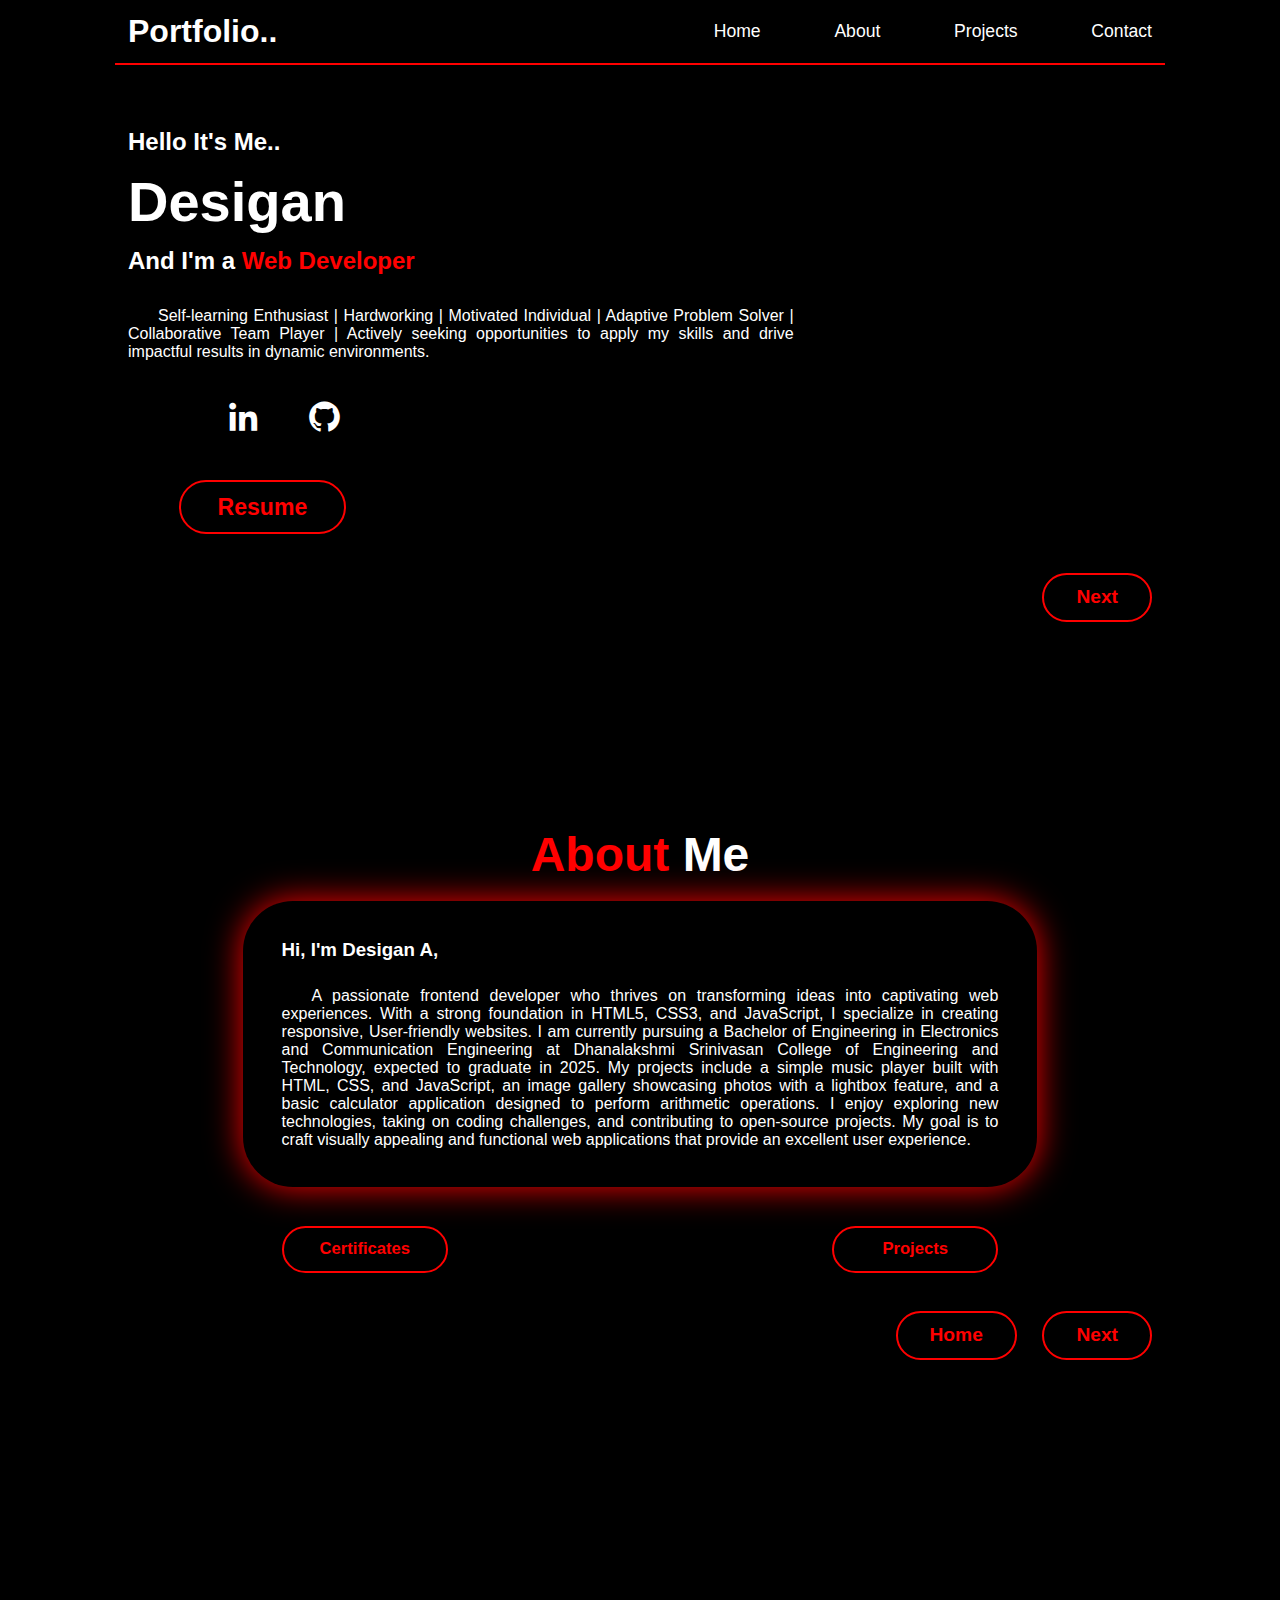
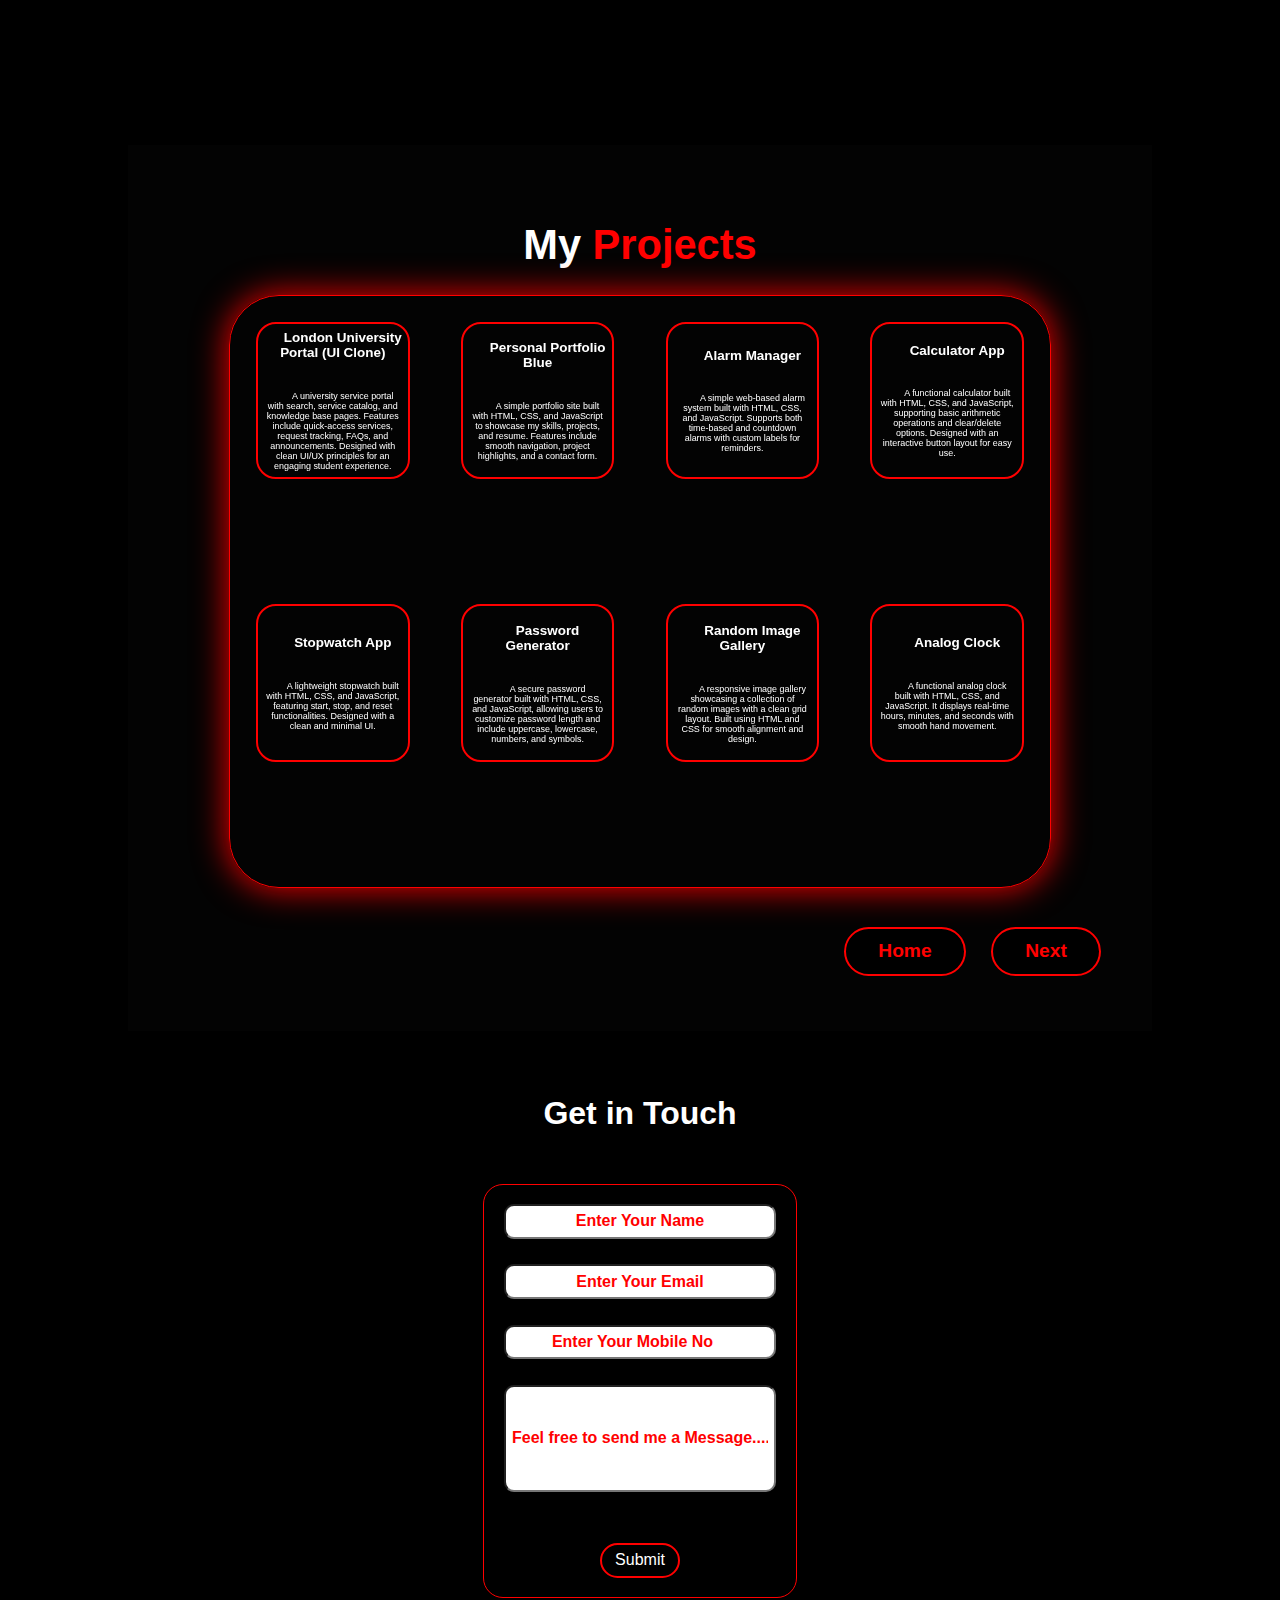
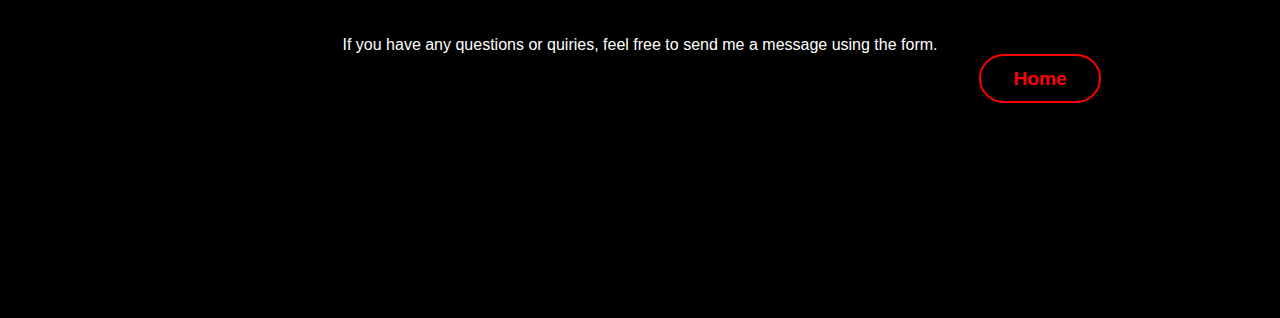
<file: protfolio/index.html>
<!DOCTYPE html>
<html lang="en">
<head>
    <meta charset="UTF-8">
    <meta name="viewport" content="width=device-width, initial-scale=1.0">
    <title>Document</title>
    <link rel="stylesheet" href="style.css">
    <link href='https://unpkg.com/boxicons@2.1.4/css/boxicons.min.css' rel='stylesheet'>
</head>
<body>

    <header>
        <div class="logo">
            <h1>Portfolio..</h1>
        </div>

        <svg id="threeDot" xmlns="http://www.w3.org/2000/svg" onclick="toggleOn()" width="24" height="24" viewBox="0 0 24 24" fill="none" stroke="currentColor" stroke-width="2" stroke-linecap="round" stroke-linejoin="round" class="lucide lucide-ellipsis-vertical-icon lucide-ellipsis-vertical"><circle cx="12" cy="12" r="1"/><circle cx="12" cy="5" r="1"/><circle cx="12" cy="19" r="1"/></svg>

        <div class="nav" id="nav">
            <li><svg onclick="toggleOff()" xmlns="http://www.w3.org/2000/svg" width="24" height="24" viewBox="0 0 24 24" fill="none" stroke="currentColor" stroke-width="2" stroke-linecap="round" stroke-linejoin="round" class="lucide lucide-x-icon lucide-x"><path d="M18 6 6 18"/><path d="m6 6 12 12"/></svg></li>
            <li><a href="#Home">Home</a></li>
            <li><a href="#About">About</a></li>
            <li><a href="#Project">Projects</a></li>
            <li><a href="#Contact">Contact</a></li>
        </div>
    </header>

    <!-- panel -->

    <div class="panel">

        <!-- Home -->
        <section class="section home" id="Home">
            <h2>Hello It's Me..</h2>
            <h1>Desigan</h1>
            <h2>And I'm a <span style="color: red;">Web Developer</span></h2>
            <p>Self-learning Enthusiast | Hardworking | Motivated Individual | Adaptive Problem Solver |
                Collaborative Team Player | Actively seeking opportunities to apply my skills and drive
                impactful results in dynamic environments.</p>

            <div class="links">
                <span><a href="https://www.linkedin.com/in/desigana"><i class='bx bxl-linkedin'></i></a></span>
                <span><a href="https://github.com/desigana"><i class='bx bxl-github'></i></a> </span>
            </div>

            <button class="resume"><a href="src/Desigan A res.pdf" download>Resume</a></button>
            <div class="btns">
                <button class="next"><a href="#About">Next</a></button>
            </div>
        </section>

        <!-- About section -->

        <section class="section about" id="About">
            
            <h1 class="about-h1">About <span style="color: white;">Me</span></h1>
            <div class="content">
                <H3>Hi, I'm Desigan A,</H3>
                <P>A passionate frontend developer who thrives on transforming ideas into captivating web experiences.
                    With a strong foundation in HTML5, CSS3, and JavaScript, I specialize in creating responsive,
                    User-friendly websites. I am currently pursuing a Bachelor of Engineering in Electronics and
                    Communication Engineering at Dhanalakshmi Srinivasan College of Engineering and Technology, expected
                    to graduate in 2025. My projects include a simple music player built with HTML, CSS, and JavaScript,
                    an image gallery showcasing photos with a lightbox feature, and a basic calculator application
                    designed to perform arithmetic operations. I enjoy exploring new technologies, taking on coding
                    challenges, and contributing to open-source projects. My goal is to craft visually appealing and
                    functional web applications that provide an excellent user experience.
                </P>
            </div>
            <div class="certificates_projects">
                <button><a href="https://github.com/desigan/certificats">Certificates</a></button>
                <button><a href="#Project">Projects</a></button>
            </div>
            <div class="btns">
                <button class="next"><a href="#Home">Home</a></button>
                <button class="next"><a href="#Project">Next</a></button>
            </div>
        </section><br>


        
        <!-- project section -->
        <section class="section my_project" id="Project">
            <h1>My <span style="color: red;">Projects</span></h1>
            <div class="projects">
                <div class="project">
                    <div class="project-inner">

                        <div class="project-front">
                            <h2>London University Portal (UI Clone)</h2>
                            <p>A university service portal with search, service catalog, and knowledge base pages.
Features include quick-access services, request tracking, FAQs, and announcements.
Designed with clean UI/UX principles for an engaging student experience.
                            </p>
                        </div>

                        <div class="project-back">
                            <button>
                                <a href="src/projects/london university/index.html">Live Demo</a>
                            </button>
                            <button>
                                <a href="#">GitHub</a>
                            </button>
                        </div>

                    </div>


                </div>
                <div class="project">
                    <div class="project-inner">

                        <div class="project-front">
                            <h2>Personal Portfolio Blue</h2>
                            <p>A simple portfolio site built with HTML, CSS, and JavaScript to showcase my skills, projects, and resume. Features include smooth navigation, project highlights, and a contact form.
                            </p>
                        </div>

                        <div class="project-back">
                            <button>
                                <a href="src/projects/portfolio-blue/index.html">Live Demo</a>
                            </button>
                            <button>
                                <a href="#">GitHub</a>
                            </button>
                        </div>

                    </div>


                </div>

                <div class="project">
                    <div class="project-inner">

                        <div class="project-front">
                            <h2>Alarm Manager</h2>
                            <p>A simple web-based alarm system built with HTML, CSS, and JavaScript. Supports both time-based and countdown alarms with custom labels for reminders.
                            </p>
                        </div>

                        <div class="project-back">
                            <button>
                                <a href="src/projects/alarm-desktop-app/index.html">Live Demo</a>
                            </button>
                            <button>
                                <a href="#">GitHub</a>
                            </button>
                        </div>

                    </div>


                </div>

                <div class="project">
                    <div class="project-inner">

                        <div class="project-front">
                            <h2>Calculator App</h2>
                            <p>A functional calculator built with HTML, CSS, and JavaScript, supporting basic arithmetic operations and clear/delete options. Designed with an interactive button layout for easy use.
                            </p>
                        </div>

                        <div class="project-back">
                            <button>
                                <a href="src/projects/calculater/index.html">Live Demo</a>
                            </button>
                            <button>
                                <a href="#">GitHub</a>
                            </button>
                        </div>

                    </div>


                </div>

                <div class="project">
                    <div class="project-inner">

                        <div class="project-front">
                            <h2>Stopwatch App</h2>
                            <p>A lightweight stopwatch built with HTML, CSS, and JavaScript, featuring start, stop, and reset functionalities. Designed with a clean and minimal UI.
                            </p>
                        </div>

                        <div class="project-back">
                            <button>
                                <a href="src/projects/stopwatch_timer/index.html">Live Demo</a>
                            </button>
                            <button>
                                <a href="#">GitHub</a>
                            </button>
                        </div>

                    </div>


                </div>
                <div class="project">
                    <div class="project-inner">

                        <div class="project-front">
                            <h2>Password Generator</h2>
                            <p>A secure password generator built with HTML, CSS, and JavaScript, allowing users to customize password length and include uppercase, lowercase, numbers, and symbols.
                            </p>
                        </div>

                        <div class="project-back">
                            <button>
                                <a href="src/projects/Password generator system/index.html">Live Demo</a>
                            </button>
                            <button>
                                <a href="#">GitHub</a>
                            </button>
                        </div>

                    </div>


                </div>

                <div class="project">
                    <div class="project-inner">

                        <div class="project-front">
                            <h2>Random Image Gallery</h2>
                            <p>A responsive image gallery showcasing a collection of random images with a clean grid layout. Built using HTML and CSS for smooth alignment and design.
                            </p>
                        </div>

                        <div class="project-back">
                            <button>
                                <a href="src/projects/Image Gallery/index.html">Live Demo</a>
                            </button>
                            <button>
                                <a href="#">GitHub</a>
                            </button>
                        </div>

                    </div>


                </div>

                <div class="project">
                    <div class="project-inner">

                        <div class="project-front">
                            <h2>Analog Clock</h2>
                            <p>A functional analog clock built with HTML, CSS, and JavaScript. It displays real-time hours, minutes, and seconds with smooth hand movement.
                            </p>
                        </div>

                        <div class="project-back">
                            <button>
                                <a href="src/projects/analog_clock/index.html">Live Demo</a>
                            </button>
                            <button>
                                <a href="#">GitHub</a>
                            </button>
                        </div>

                    </div>


                </div>



            </div>
            <div class="btns">
                <button class="next"><a href="#Home">Home</a></button>
                <button class="next"><a href="#Contact">Next</a></button>
            </div>
        </section>
        
        <!-- contact section -->

        <section class="section contact" id="Contact">
            <h1>Get in Touch</h1>
            <form method="post" action="https://script.google.com/macros/s/AKfycbzmvSfBZm34nuQm8m8_CUXwhZUwJ1PsHe5nJ13zaZZymYHyip5fTWEK6YHSKS0qoan_-Q/exec">
                <input name="name" class="inp" type="text" placeholder="Enter Your Name" required>
                <input name="email" class="inp" type="email" placeholder="Enter Your Email" required>
                <input name="mobile" class="inp" type="number" placeholder="Enter Your Mobile No">
                <input name="message" class="msg" type="text" placeholder="Feel free to send me a Message...." required>
                <input class="submit" type="submit">
            </form>
            <p>If you have any questions or quiries, feel free to send me a message using the form.</p>
            <div class="btns">
                <button class="next"><a href="#Home">Home</a></button>
            </div>
        </section>

        

    </div >
    
</body>

<script>
    var nav = document.getElementById("nav");
    var threeDot = document.getElementById("threeDot");
    function toggleOn()
    {
         nav.style.display="flex";
         threeDot.style.display="none";
    }
    function toggleOff()
    {
        nav.style.display="none";
        threeDot.style.display="flex";
    }
    
</script>
</html>
</file>
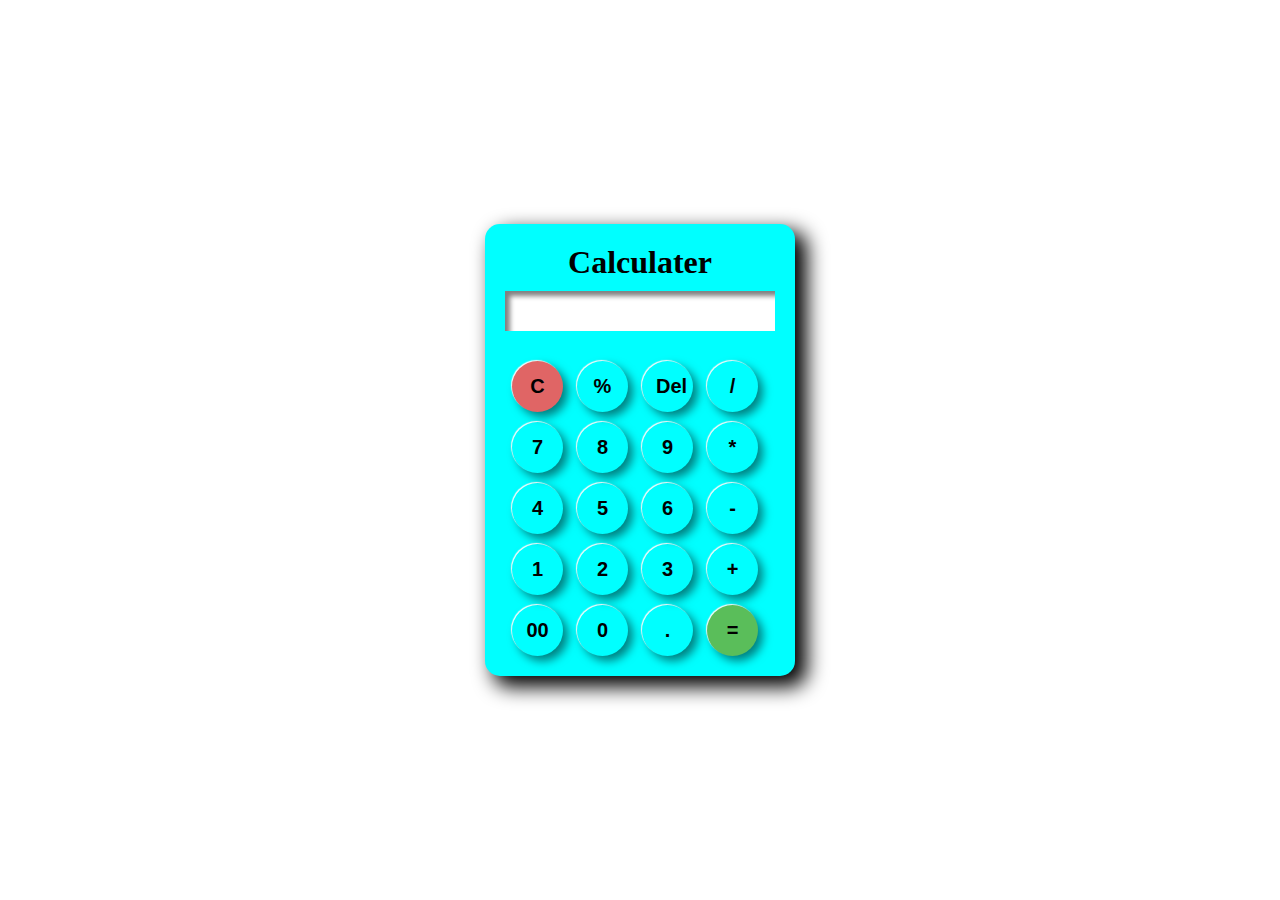
<file: protfolio/src/projects/calculater/index.html>
<!DOCTYPE html>
<html lang="en">
<head>
    <meta charset="UTF-8">
    <meta name="viewport" content="width=device-width, initial-scale=1.0">
    <title>Calculater</title>
    <link rel="stylesheet" href="style.css">
</head>
<body>


    <div class="main">

        <h1>Calculater</h1>

        <input id="display"  type="text">

        <div class="buttons">

            <div class="one">
                <button  onclick="allclear()"  style="background-color: rgb(224, 101, 101);" id="myButton" >C</button>
                <button onclick="displayValue('%')"  id="myButton">%</button>
                <button onclick="delval()"  id="myButton">Del</button>
                <button onclick="displayValue('/')"  id="myButton">/</button>
            </div>

            <div class="one">
                <button onclick="displayValue(7)" id="myButton">7</button>
                <button onclick="displayValue(8)" id="myButton">8</button>
                <button  onclick="displayValue(9)" id="myButton">9</button>
                <button  onclick="displayValue('*')" id="myButton">*</button>
            </div>

            <div class="one">
                <button onclick="displayValue(4)"  id="myButton">4</button>
                <button onclick="displayValue(5)"  id="myButton">5</button>
                <button onclick="displayValue(6)"  id="myButton">6</button>
                <button onclick="displayValue('-')"  id="myButton">-</button>
            </div>

            <div class="one">
                <button onclick="displayValue(1)"  id="myButton">1</button>
                <button onclick="displayValue(2)"  id="myButton">2</button>
                <button onclick="displayValue(3)"  id="myButton">3</button>
                <button onclick="displayValue('+')"  id="myButton">+</button>
            </div>

            <div class="one">
                <button  onclick="displayValue('00')" id="myButton">00</button>
                <button onclick="displayValue(0)"  id="myButton">0</button>
                <button onclick="displayValue('.')"  id="myButton">.</button>
                <button onclick="solve()"  style="background-color: rgb(90, 190, 90);" id="myButton">=</button>
            </div>
        </div>
    </div>
    
<script src="script.js"></script>
    
</body>
</html>
</file>
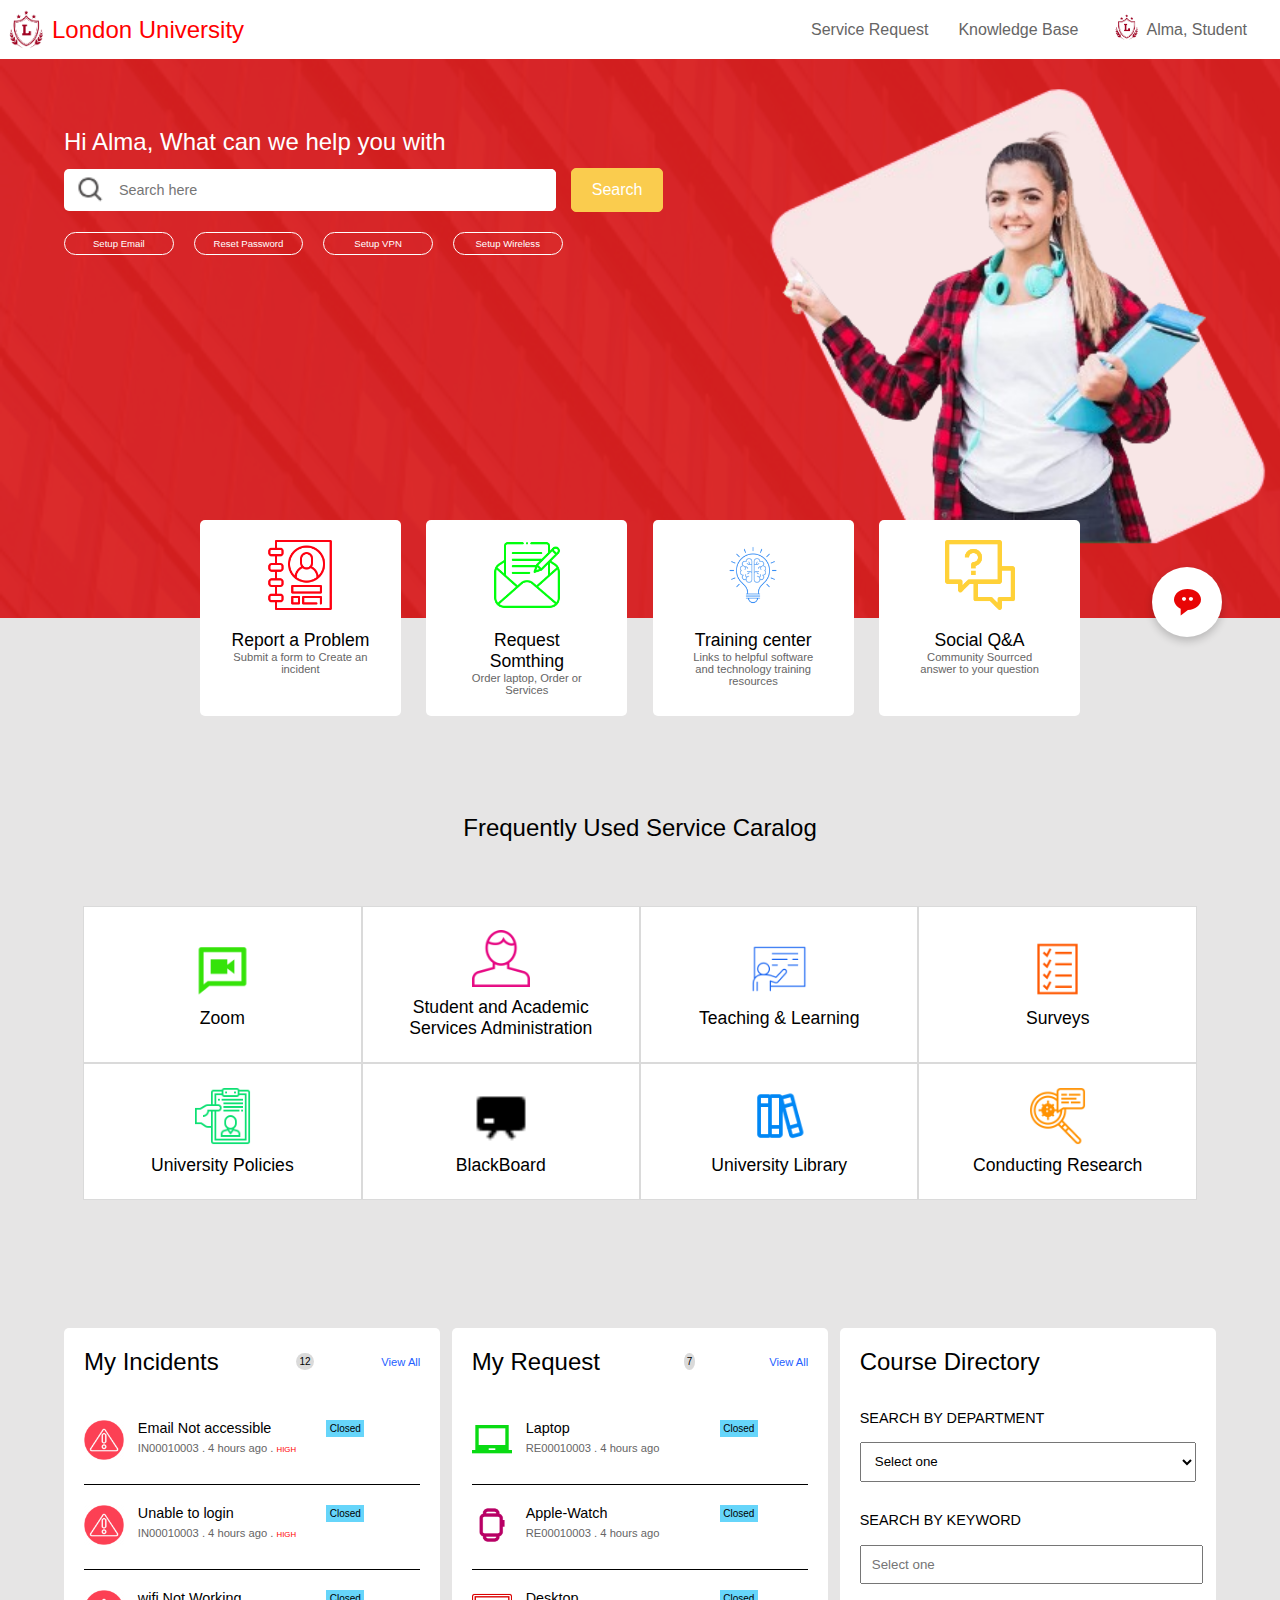
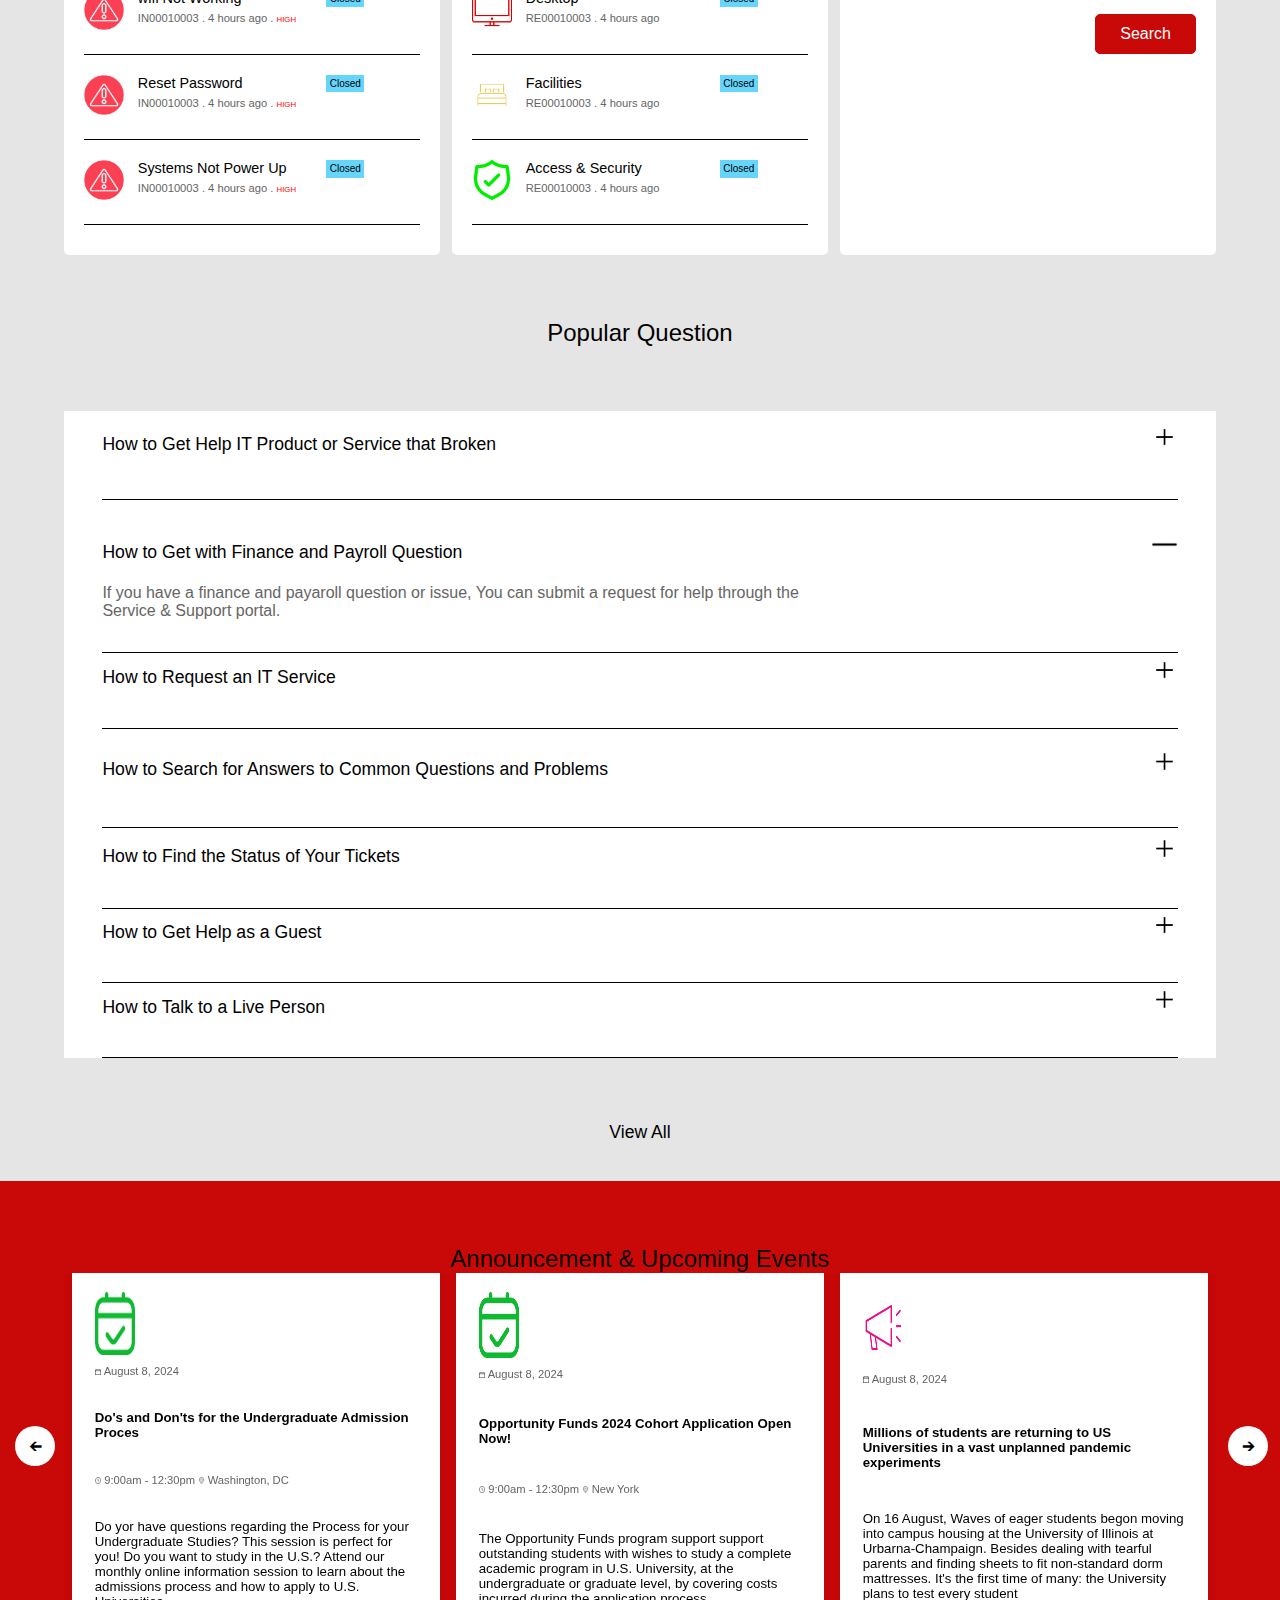
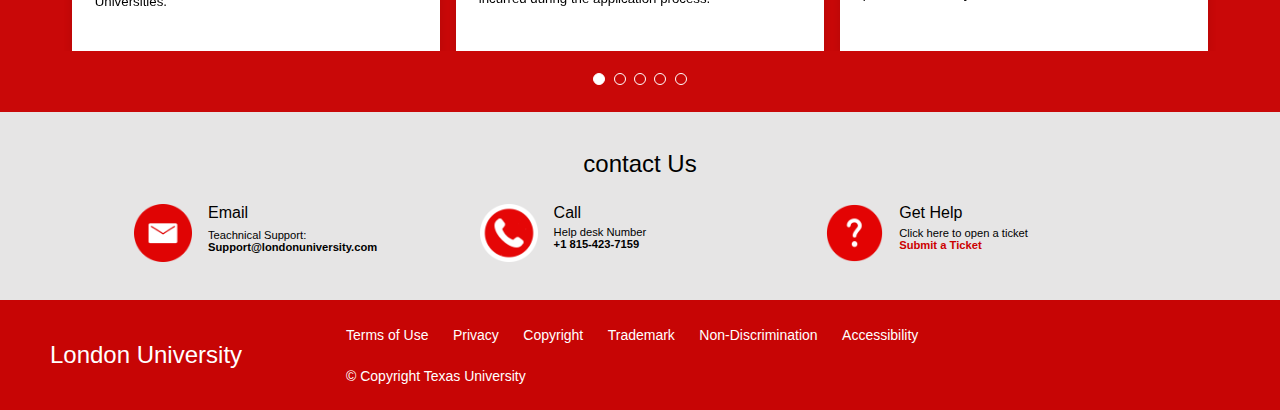
<file: protfolio/src/projects/london_university/index.html>
<!DOCTYPE html>
<html lang="en">

<head>
    <meta charset="UTF-8">
    <meta name="viewport" content="width=device-width, initial-scale=1.0">
    <link rel="shortcut icon" type="x-icon" href="img/logo-removebg-preview.png">
    <link href='https://unpkg.com/boxicons@2.1.4/css/boxicons.min.css' rel='stylesheet'>
    <link rel="stylesheet" href="styles.css">
    <title>London University</title>
</head>

<body>

    <header>
        <div class="logo" data-url="index.html">
            <a href="index.html">
               <img src="img/logo-removebg-preview.png">
               <h2>London University</h2>
            </a>
        </div>

        <div class="bar">
            <nav>
                <ul>
                    <li> <a href="#"> Service Request </a></li>
                    <li> <a href="knowledge.html"> Knowledge Base </a></li>
                    <li class="lilo"> <a href="#"><img src="img/logo.jpg"> </a></li>
                    <li class="lilo"><a href="#"> Alma, Student </a></li>
                </ul>
            </nav>
        </div>
    </header>

    <div class="container">
        <div class="home">
            <div class="left">
                <h2>Hi Alma, What can we help you with</h2>

                <div class="searchbar">

                    <div class="sbar">
                        <!-- <svg xmlns="http://www.w3.org/2000/svg" width="24" height="24" viewBox="0 0 24 24"style="fill: #595959 ;"><path d="M10 18a7.952 7.952 0 0 0 4.897-1.688l4.396 4.396 1.414-1.414-4.396-4.396A7.952 7.952 0 0 0 18 10c0-4.411-3.589-8-8-8s-8 3.589-8 8 3.589 8 8 8zm0-14c3.309 0 6 2.691 6 6s-2.691 6-6 6-6-2.691-6-6 2.691-6 6-6z"></path></svg></i> -->

                        <img src="img/search.png">
                        <input class="search" id="search" type="text" placeholder="Search here">
                    </div>

                    <button>Search</button>
                </div>

                <div class="password-reset" id="password-reset">
                    <div class="submit-ticket">
                        <p>Submit a Ticket</p>
                        <small><i class='bx bx-bookmark'></i> Request Username/Password Rest</small>
                        <small><i class='bx bx-bookmark'></i>  Get Help with Texas University</small>
                        <small><i class='bx bx-bookmark'></i>  Contact Admin</small>
                    </div>

                    <div class="read-knowledge">
                        <p>Read a Knowledge Article</p>
                        <small><i class='bx bx-food-menu' style='color:#878383'  ></i>  How to Reast Your Epic Password</small>
                        <small><i class='bx bx-food-menu' style='color:#878383'  ></i>  How to Reast Your Secure Email Password</small>
                        <small><i class='bx bx-food-menu' style='color:#878383'  ></i>  How to clear passcode on your smartphoe using portal</small>
                        <small><i class='bx bx-food-menu' style='color:#878383'  ></i>  How to Reast Your login Password</small>
        
                        <a href="Knowledge-2.html">View All Search Results</a>
                    </div>
                </div>

                <div class="btns">
                    <button>Setup Email</button>
                    <button>Reset Password</button>
                    <button>Setup VPN</button>
                    <button>Setup Wireless</button>
                </div>

            </div>

            <div class="right">
                <img src="img/kkkkk.png ">
            </div>

        </div>

        <div class="fbox">

            <div class="Report-a-Problem"  id="Report-a-Problem" data-url="create-incident.html">
                <img src="img/Report.png">
                <p>Report a Problem</p>
                <small>Submit a form to Create an incident</small>
            </div>
            <div  id="Request-Somthing"> 
                <img src="img/request.png">
                <p>Request Somthing</p>
                <small>Order laptop, Order or Services</small>
            </div>
            <div  id="Training-center">
                <img src="img/training.png">
                <p>Training center</p>
                <small>Links to helpful software and technology training resources</small>
            </div>
            <div  id="Social Q&A">
                <img src="img/social.png">
                <p>Social Q&A</p>
                <small>Community Sourrced answer to your question</small>
            </div>

        </div>
        <!-- message -->
        <div class="circle-container">
            <div class="circle" id="message-icon">
                <i class='bx bxs-message-rounded-dots' style='color:#e80505'  ></i>                <!-- <img src="img/msg.png"> -->
            </div>

            <div for="circle-container" class="chat-popup" id="chat-popup">
                <div class="chat-header">
                    <div class="set-pro-x">

                        <div class="profile">
                            <i class='bx bxs-message-rounded-dots' style='color:#dc0000'></i>
                        </div>
                        Star Support
                    </div>
                    <span id="close-btn" class="close-btn">x</span>
                </div>

                <div class="chat-date">
                    Aug 5th 2024
                </div>

                <div class="chat-messages" id="chat-messages">
                    <div class="message received">Hello Alma!</div>
                    <div class="message received">Let me know How can I help with you today. what's your issue or request or take a look what I can help you with...</div>
                    <button class="default-button" id="default-button">Show me all option</button>
                </div>
                <div class="suggestions" id="suggestions" style="display: none;">
                    <div class="title">Matching Request <span id=" sugges-close-btn" class="close-btn">x</span></div>
                    <div class="suggestion">Wi-Fi not working</div>
                    <div class="suggestion">No internet connection</div>
                </div>
                <div class="verification" id="verification">
                    <div class="message">Please verify your current computer Model: Lenovo E41</div>
                    <button id="verification-yes">Yes</button>
                    <button id="verification-no" class="no">No</button>
                </div>
                <div class="chat-input" id="chat-input-container">
                    <textarea id="message-input" rows="1" placeholder="Type a message..."></textarea>
                    <button id="send-button"><i class='bx bx-send' style='color:#e80505' ></i></button>
                </div>
            </div>


        </div>
        <!-- page2 -->

        <div class="page2">
            <h2>Frequently Used Service Caralog</h2>

            <div class="freq">
                <div>
                    <img src="img/zoom.png">
                    <p>Zoom</p>
                </div>
                <div>
                    <img src="img/student.png">
                    <p>Student and Academic Services Administration</p>
                </div>
                <div class="teaching-learning" data-url="teach&learn.html">
                    <img src="img/teaching.png">
                    <p>Teaching & Learning</p>
                </div>
                <div>
                    <img src="img/surveys.png">
                    <p>Surveys</p>
                </div>
                <div>
                    <img src="img/policies.png">
                    <p>University Policies</p>
                </div>
                <div>
                    <img src="img/board.png">
                    <p>BlackBoard</p>
                </div>
                <div>
                    <img src="img/library.png">
                    <p>University Library</p>
                </div>
                <div>
                    <img src="img/research.png">
                    <p>Conducting Research</p>
                </div>
            </div>

            <div class="my">

                <div class="first">

                    <div class="title">
                        <h3>My Incidents</h3>
                        <div class="count">12</div>
                        <small>View All</small>
                    </div>

                    <div class="cont">
                        <img src="img/alertt.webp">
                        <div>
                            <p>Email Not accessible</p>
                            <small>IN00010003 . 4 hours ago . <small class="incident">HIGH</small></small>
                        </div>
                        <button>Closed</button>
                    </div>
                    <div class="cont">
                        <img src="img/alertt.webp" >
                        <div>
                            <p>Unable to login</p>
                            <small>IN00010003 . 4 hours ago . <small class="incident">HIGH</small></small>
                        </div>
                        <button>Closed</button>
                    </div>
                    <div class="cont">
                        <img src="img/alertt.webp">
                        <div>
                            <p>wifi Not Working</p>
                            <small>IN00010003 . 4 hours ago . <small class="incident">HIGH</small></small>
                        </div>
                        <button>Closed</button>
                    </div>
                    <div class="cont">
                        <img src="img/alertt.webp">
                        <div>
                            <p>Reset Password</p>
                            <small>IN00010003 . 4 hours ago . <small class="incident">HIGH</small></small>
                        </div>
                        <button>Closed</button>
                    </div>
                    <div class="cont">
                        <img src="img/alertt.webp">
                        <div>
                            <p>Systems Not Power Up</p>
                            <small>IN00010003 . 4 hours ago . <small class="incident">HIGH</small></small>
                        </div>
                        <button>Closed</button>
                    </div>

                </div>


                <div class="second">

                    <div class="title">
                        <h3>My Request</h3>
                        <div class="count">7</div>
                        <small>View All</small>
                    </div>

                    <div class="cont">
                        <img src="img/laptop.png">
                        <div>
                            <p>Laptop</p>
                            <small>RE00010003 . 4 hours ago </small>
                        </div>
                        <button>Closed</button>
                    </div>
                    <div class="cont">
                        <img src="img/watch.png">
                        <div>
                            <p>Apple-Watch</p>
                            <small>RE00010003 . 4 hours ago </small>
                        </div>
                        <button>Closed</button>
                    </div>
                    <div class="cont">
                        <img src="img/desktop.png">
                        <div>
                            <p>Desktop</p>
                            <small>RE00010003 . 4 hours ago </small>
                        </div>
                        <button>Closed</button>
                    </div>
                    <div class="cont">
                        <img src="img/facilities.png">
                        <div>
                            <p>Facilities</p>
                            <small>RE00010003 . 4 hours ago </small>
                        </div>
                        <button>Closed</button>
                    </div>
                    <div class="cont">
                        <img src="img/security.png">
                        <div>
                            <p>Access & Security</p>
                            <small>RE00010003 . 4 hours ago</small>
                        </div>
                        <button>Closed</button>
                    </div>

                </div>

                <div class="third">

                    <div class="title">
                        <h3>Course Directory</h3>
                    </div>

                    <div class="fill">

                        <p>SEARCH BY DEPARTMENT</p>
                        <select name="dept" id="department">
                            <option value="Select one">Select one</option>
                            <option value="option1">Option 1</option>
                            <option value="option2">Option 2</option>
                            <option value="option3">Option 3</option>
                            <option value="option4">Option 4</option>
                            <option value="option5">Option 5</option>
                            <option value="option6">Option 6</option>
                            <option value="option7">Option 7</option>
                            <option value="option8">Option 8</option>
                            <option value="option9">Option 9</option>
                            <option value="option10">Option 10</option>
                        </select>

                    </div>

                    <div class="fill">
                        <p>SEARCH BY KEYWORD</p>
                        <input type="text " placeholder="Select one">
                    </div>

                    <button>Search</button>

                </div>
            </div>

            <!-- popular question -->
            <div class="popular">
                <h3>Popular Question</h3>
                <div class="question">

                    <div class="ans">
                        <div>
                            <p>How to Get Help IT Product or Service that Broken</p>
                        </div>
                        <img src="img/plus.png">
                    </div>
                    <div class="ans">
                        <div>
                            <p>How to Get with Finance and Payroll Question</p>
                            <small>If you have a finance and payaroll question or issue, You can submit a request for
                                help through the <br> Service & Support portal.</small>
                        </div>
                        <img src="img/mineze.png">
                    </div>
                    <div class="ans">
                        <div>
                            <p>How to Request an IT Service</p>
                        </div>
                        <img src="img/plus.png">
                    </div>
                    <div class="ans">
                        <div>
                            <p>How to Search for Answers to Common Questions and Problems </p>
                        </div>
                        <img src="img/plus.png">
                    </div>
                    <div class="ans">
                        <div>
                            <p>How to Find the Status of Your Tickets</p>
                        </div>
                        <img src="img/plus.png">
                    </div>
                    <div class="ans">
                        <div>
                            <p>How to Get Help as a Guest</p>
                        </div>
                        <img src="img/plus.png">
                    </div>
                    <div class="ans">
                        <div>
                            <p>How to Talk to a Live Person</p>
                        </div>
                        <img src="img/plus.png">
                    </div>


                </div>

                <p>View All</p>

            </div>

            <div class="page3">

                <div class="events">
                    <h3>Announcement & Upcoming Events</h3>
                    <button class="nav-btn left-btn" onclick="prevSet()">🡨</button>
                    <div class="events-container">

                        <div class="sets">
                            <div class="set">

                                <div class="event">
                                    <img class="top" src="img/calender.png">
                                    <small>
                                        <img src="img/calender_black.png">
                                        August 8, 2024
                                    </small>
                                    <p style="font-weight: bold;">Do's and Don'ts for the Undergraduate Admission Proces
                                    </p>
                                    <small>
                                        <img src="img/clock.png"> 9:00am - 12:30pm <img src="img/location.png">
                                        Washington, DC
                                    </small>
                                    <p>Do yor have questions regarding the Process for your Undergraduate Studies? This
                                        session is perfect for you! Do you want to study in the U.S.? Attend our monthly
                                        online information session to learn about the admissions process and how to
                                        apply to U.S. Universities.</p>

                                </div>
                                <div class="event">
                                    <img class="top" src="img/calender.png">
                                    <small>
                                        <img src="img/calender_black.png">
                                        August 8, 2024
                                    </small>
                                    <p style="font-weight: bold;">Opportunity Funds 2024 Cohort Application Open Now!
                                    </p>
                                    <small>
                                        <img src="img/clock.png"> 9:00am - 12:30pm <img src="img/location.png"> New York
                                    </small>
                                    <p>The Opportunity Funds program support support outstanding students with wishes to
                                        study a complete academic program in U.S. University, at the undergraduate or
                                        graduate level, by covering costs incurred during the application process.</p>

                                </div>
                                <div class="event">
                                    <img class="top" src="img/microphone.png">
                                    <small>
                                        <img src="img/calender_black.png">
                                        August 8, 2024
                                    </small>
                                    <p style="font-weight: bold;">Millions of students are returning to US Universities
                                        in a vast unplanned pandemic experiments
                                    </p>
                                    <!-- <small>
                                        <img src="img/clock.png"> 9:00am - 12:30pm <img src="img/location.png">
                                        Washington, DC
                                    </small> -->
                                    <p>On 16 August, Waves of eager students begon moving into campus housing at the
                                        University of Illinois at Urbarna-Champaign. Besides dealing with tearful
                                        parents and finding sheets to fit non-standard dorm mattresses. It's the first
                                        time of many: the University plans to test every student</p>

                                </div>

                            </div>
                            <div class="set">
                                <div class="event">
                                    <img class="top" src="img/calender.png">
                                    <small>
                                        <img src="img/calender_black.png">
                                        August 8, 2024
                                    </small>
                                    <p style="font-weight: bold;">Do's and Don'ts for the Undergraduate Admission Proces
                                    </p>
                                    <small>
                                        <img src="img/clock.png"> 9:00am - 12:30pm <img src="img/location.png">
                                        Washington, DC
                                    </small>
                                    <p>Do yor have questions regarding the Process for your Undergraduate Studies? This
                                        session is perfect for you! Do you want to study in the U.S.? Attend our monthly
                                        online information session to learn about the admissions process and how to
                                        apply to U.S. Universities.</p>

                                </div>
                                <div class="event">
                                    <img class="top" src="img/calender.png">
                                    <small>
                                        <img src="img/calender_black.png">
                                        August 8, 2024
                                    </small>
                                    <p style="font-weight: bold;">Opportunity Funds 2024 Cohort Application Open Now!
                                    </p>
                                    <small>
                                        <img src="img/clock.png"> 9:00am - 12:30pm <img src="img/location.png">
                                        Washington, DC
                                    </small>
                                    <p>The Opportunity Funds program support support outstanding students with wishes to
                                        study a complete academic program in U.S. University, at the undergraduate or
                                        graduate level, by covering costs incurred during the application process.</p>

                                </div>
                                <div class="event">
                                    <img class="top" src="img/microphone.png">
                                    <small>
                                        <img src="img/calender_black.png">
                                        August 8, 2024
                                    </small>
                                    <p style="font-weight: bold;">Do's and Don'ts for the Undergraduate Admission Proces
                                    </p>
                                    <small>
                                        <img src="img/clock.png"> 9:00am - 12:30pm <img src="img/location.png">
                                        Washington, DC
                                    </small>
                                    <p>Do yor have questions regarding the Process for your Undergraduate Studies? This
                                        session is perfect for you! Do you want to study in the U.S.? Attend our monthly
                                        online information session to learn about the admissions process and how to
                                        apply to U.S. Universities.</p>

                                </div>
                            </div>
                            <div class="set">
                                <div class="event">
                                    <img class="top" src="img/calender.png">
                                    <small>
                                        <img src="img/calender_black.png">
                                        August 8, 2024
                                    </small>
                                    <p style="font-weight: bold;">Do's and Don'ts for the Undergraduate Admission Proces
                                    </p>
                                    <small>
                                        <img src="img/clock.png"> 9:00am - 12:30pm <img src="img/location.png">
                                        Washington, DC
                                    </small>
                                    <p>Do yor have questions regarding the Process for your Undergraduate Studies? This
                                        session is perfect for you! Do you want to study in the U.S.? Attend our monthly
                                        online information session to learn about the admissions process and how to
                                        apply to U.S. Universities.</p>

                                </div>
                                <div class="event">
                                    <img class="top" src="img/calender.png">
                                    <small>
                                        <img src="img/calender_black.png">
                                        August 8, 2024
                                    </small>
                                    <p style="font-weight: bold;">Opportunity Funds 2024 Cohort Application Open Now!
                                    </p>
                                    <small>
                                        <img src="img/clock.png"> 9:00am - 12:30pm <img src="img/location.png">
                                        Washington, DC
                                    </small>
                                    <p>The Opportunity Funds program support support outstanding students with wishes to
                                        study a complete academic program in U.S. University, at the undergraduate or
                                        graduate level, by covering costs incurred during the application process.</p>

                                </div>
                                <div class="event">
                                    <img class="top" src="img/microphone.png">
                                    <small>
                                        <img src="img/calender_black.png">
                                        August 8, 2024
                                    </small>
                                    <p style="font-weight: bold;">Do's and Don'ts for the Undergraduate Admission Proces
                                    </p>
                                    <small>
                                        <img src="img/clock.png"> 9:00am - 12:30pm <img src="img/location.png">
                                        Washington, DC
                                    </small>
                                    <p>Do yor have questions regarding the Process for your Undergraduate Studies? This
                                        session is perfect for you! Do you want to study in the U.S.? Attend our monthly
                                        online information session to learn about the admissions process and how to
                                        apply to U.S. Universities.</p>

                                </div>
                            </div>
                            <div class="set">
                                <div class="event">
                                    <img class="top" src="img/calender.png">
                                    <small>
                                        <img src="img/calender_black.png">
                                        August 8, 2024
                                    </small>
                                    <p style="font-weight: bold;">Do's and Don'ts for the Undergraduate Admission Proces
                                    </p>
                                    <small>
                                        <img src="img/clock.png"> 9:00am - 12:30pm <img src="img/location.png">
                                        Washington, DC
                                    </small>
                                    <p>Do yor have questions regarding the Process for your Undergraduate Studies? This
                                        session is perfect for you! Do you want to study in the U.S.? Attend our monthly
                                        online information session to learn about the admissions process and how to
                                        apply to U.S. Universities.</p>

                                </div>
                                <div class="event">
                                    <img class="top" src="img/calender.png">
                                    <small>
                                        <img src="img/calender_black.png">
                                        August 8, 2024
                                    </small>
                                    <p style="font-weight: bold;">Opportunity Funds 2024 Cohort Application Open Now!
                                    </p>
                                    <small>
                                        <img src="img/clock.png"> 9:00am - 12:30pm <img src="img/location.png">
                                        Washington, DC
                                    </small>
                                    <p>The Opportunity Funds program support support outstanding students with wishes to
                                        study a complete academic program in U.S. University, at the undergraduate or
                                        graduate level, by covering costs incurred during the application process.</p>

                                </div>
                                <div class="event">
                                    <img class="top" src="img/microphone.png">
                                    <small>
                                        <img src="img/calender_black.png">
                                        August 8, 2024
                                    </small>
                                    <p style="font-weight: bold;">Do's and Don'ts for the Undergraduate Admission Proces
                                    </p>
                                    <small>
                                        <img src="img/clock.png"> 9:00am - 12:30pm <img src="img/location.png">
                                        Washington, DC
                                    </small>
                                    <p>Do yor have questions regarding the Process for your Undergraduate Studies? This
                                        session is perfect for you! Do you want to study in the U.S.? Attend our monthly
                                        online information session to learn about the admissions process and how to
                                        apply to U.S. Universities.</p>

                                </div>
                            </div>
                            <div class="set">
                                <div class="event">
                                    <img class="top" src="img/calender.png">
                                    <small>
                                        <img src="img/calender_black.png">
                                        August 8, 2024
                                    </small>
                                    <p style="font-weight: bold;">Do's and Don'ts for the Undergraduate Admission Proces
                                    </p>
                                    <small>
                                        <img src="img/clock.png"> 9:00am - 12:30pm <img src="img/location.png">
                                        Washington, DC
                                    </small>
                                    <p>Do yor have questions regarding the Process for your Undergraduate Studies? This
                                        session is perfect for you! Do you want to study in the U.S.? Attend our monthly
                                        online information session to learn about the admissions process and how to
                                        apply to U.S. Universities.</p>

                                </div>
                                <div class="event">
                                    <img class="top" src="img/calender.png">
                                    <small>
                                        <img src="img/calender_black.png">
                                        August 8, 2024
                                    </small>
                                    <p style="font-weight: bold;">Opportunity Funds 2024 Cohort Application Open Now!
                                    </p>
                                    <small>
                                        <img src="img/clock.png"> 9:00am - 12:30pm <img src="img/location.png">
                                        Washington, DC
                                    </small>
                                    <p>The Opportunity Funds program support support outstanding students with wishes to
                                        study a complete academic program in U.S. University, at the undergraduate or
                                        graduate level, by covering costs incurred during the application process.</p>

                                </div>
                                <div class="event">
                                    <img class="top" src="img/microphone.png">
                                    <small>
                                        <img src="img/calender_black.png">
                                        August 8, 2024
                                    </small>
                                    <p style="font-weight: bold;">Do's and Don'ts for the Undergraduate Admission Proces
                                    </p>
                                    <small>
                                        <img src="img/clock.png"> 9:00am - 12:30pm <img src="img/location.png">
                                        Washington, DC
                                    </small>
                                    <p>Do yor have questions regarding the Process for your Undergraduate Studies? This
                                        session is perfect for you! Do you want to study in the U.S.? Attend our monthly
                                        online information session to learn about the admissions process and how to
                                        apply to U.S. Universities.</p>

                                </div>
                            </div>
                        </div>

                    </div>

                    <button class="nav-btn right-btn" onclick="nextSet()"> 🡪</button>



                    <div class="dots">
                        <span class="dot" onclick="currentSet(0)"></span>
                        <span class="dot" onclick="currentSet(1)"></span>
                        <span class="dot" onclick="currentSet(2)"></span>
                        <span class="dot" onclick="currentSet(3)"></span>
                        <span class="dot" onclick="currentSet(4)"></span>
                    </div>
                </div>

            </div>

            <h3>contact Us</h3>

            <div class="contact">

                <div class="us">
                    <img src="img/email.png">
                    <div>
                        <P>Email</P>
                        <div class="sml">
                            <small>Teachnical Support:</small>
                            <small style="font-weight: bold;">Support@londonuniversity.com</small>
                        </div>

                    </div>
                </div>
                <div class="us">
                    <img src="img/call.png">
                    <div>
                        <P>Call</P>
                        <div class="sml">
                            <small>Help desk Number</small>
                            <small style="font-weight: bold;">+1 815-423-7159</small>
                        </div>
                    </div>
                </div>
                <div class="us">
                    <img src="img/help.png">
                    <div>
                        <P>Get Help</P>
                        <div class="sml">
                            <small>Click here to open a ticket</small>
                            <small style="font-weight: bold; color: rgb(204, 0, 0);">Submit a Ticket</small>
                        </div>
                    </div>
                </div>

            </div>

            <footer>
                <div class="one">
                    <h3>London University</h3>
                </div>
                <div class="two">
                    <div>
                        <ul>
                            <li>Terms of Use</li>
                            <li>Privacy</li>
                            <li>Copyright</li>
                            <li>Trademark</li>
                            <li>Non-Discrimination</li>
                            <li>Accessibility</li>
                        </ul>
                    </div>
                    <ul>
                        <li>
                            © Copyright Texas University
                        </li>
                    </ul>
                </div>
            </footer>

        </div>



    </div>



</body>

<script src="scripts.js">


    
</script>


</html>
</file>
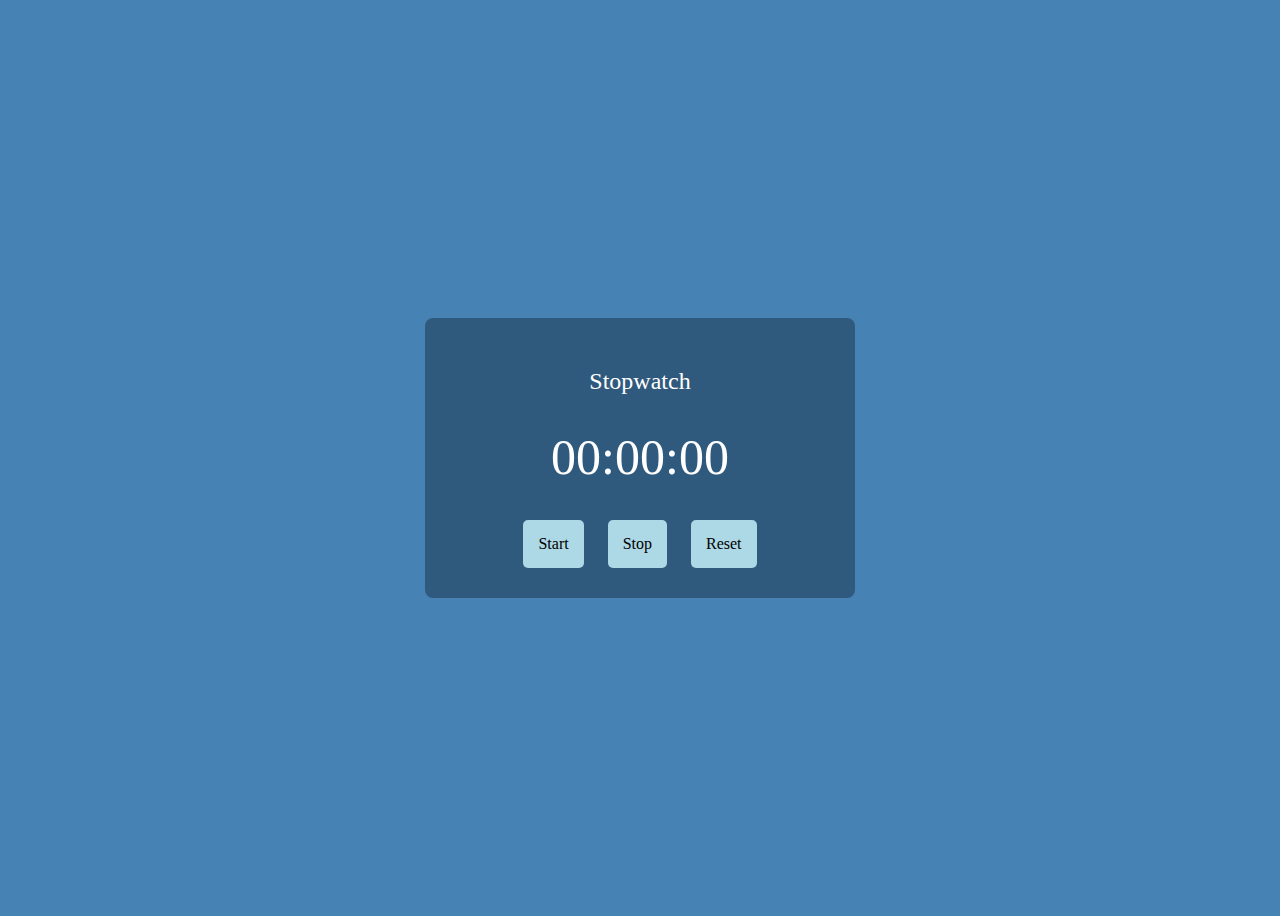
<file: protfolio/src/projects/stopwatch_timer/index.html>
<!DOCTYPE html>
<html lang="en">
  <head>
    <meta charset="UTF-8" />
    <meta name="viewport" content="width=device-width, initial-scale=1.0" />
    <link rel="stylesheet" href="css/index.css" />
    <title>Stopwatch Timer</title>
  </head>
  <body>
    <div class="stopwatch">
      <h2>Stopwatch</h2>
      <h1 class="timer">00:00:00</h1>
      <button id="start">Start</button>
      <button id="stop">Stop</button>
      <button id="reset">Reset</button>
    </div>
    <script src="js/index.js"></script>
  </body>
</html>
</file>
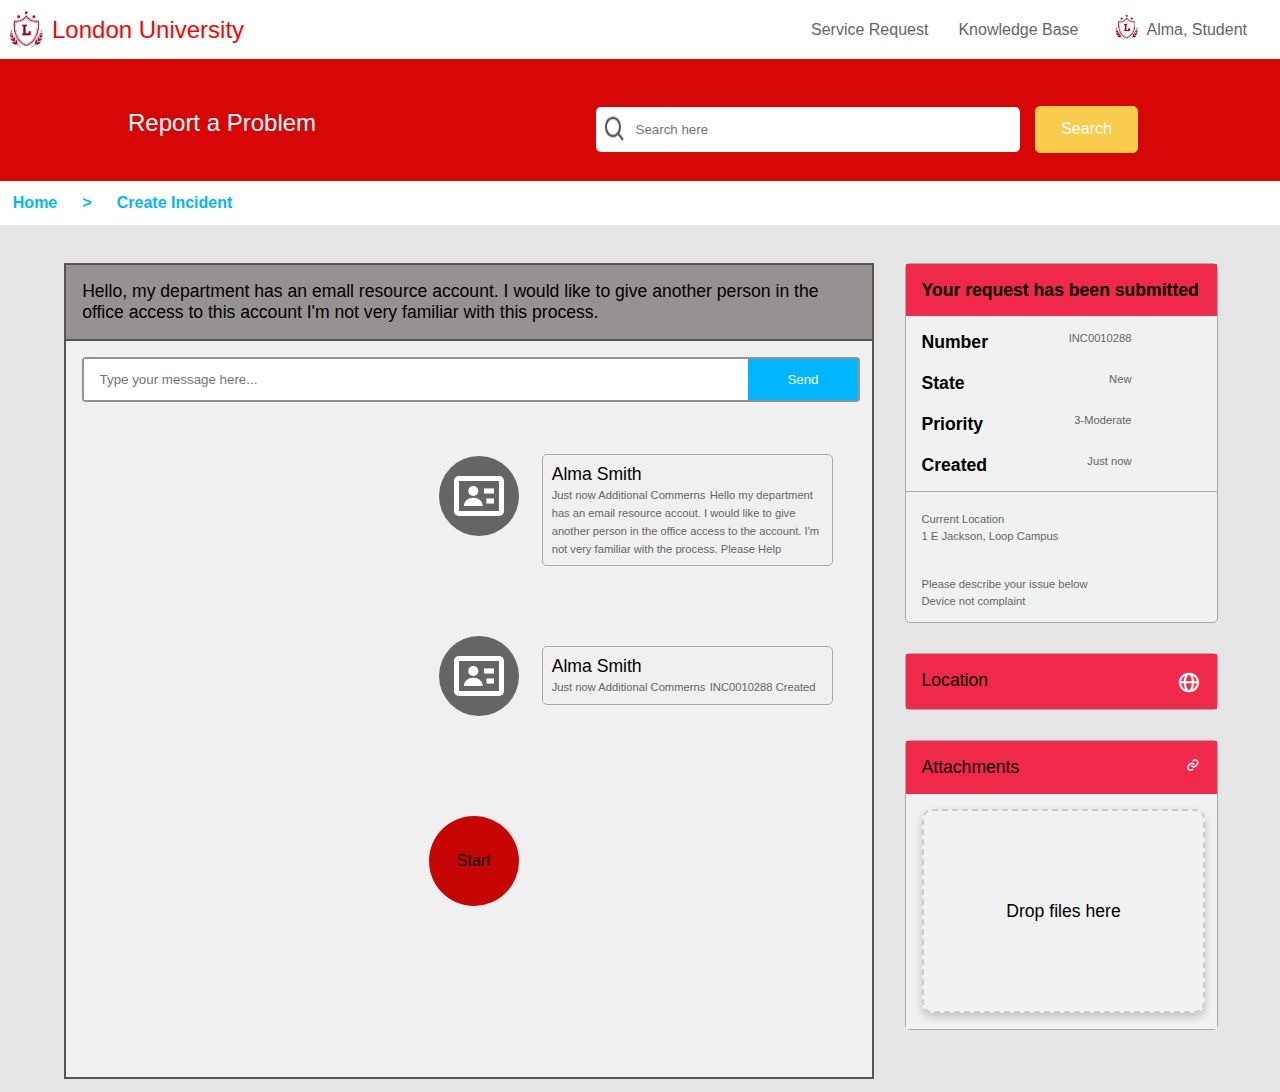
<file: protfolio/src/projects/london_university/create-incident-2.html>
<!DOCTYPE html>
<html lang="en">
<head>
    <meta charset="UTF-8">
    <meta name="viewport" content="width=device-width, initial-scale=1.0">
    <link href='https://unpkg.com/boxicons@2.1.4/css/boxicons.min.css' rel='stylesheet'>
    <link rel="shortcut icon" type="x-icon" href="img/logo-removebg-preview.png">
    <link rel="stylesheet" href="styles.css">
    <title>London University</title>
</head>
<body>

    <header>
        <div class="logo" class="logo" data-url="index.html">
            <img src="img/logo-removebg-preview.png">
            <h2>London University</h2>
        </div>

        <div class="bar">
            <nav>
                <ul>
                    <li>Service Request</li>
                    <li class="knowledge-base" data-url="knowledge.html">Knowledge Base</li>
                    <li class="lilo"><img src="img/logo.jpg"> </li>
                    <li class="lilo">Alma, Student</li>
                </ul>
            </nav>
        </div>
    </header>

    <div class="create-incident-2">
        <div class="knowledge">
            <div class="left">
                <h3>Report a Problem</h3>
            </div>
            <div class="right">

                <div class="searchbar">
                    <div class="barr">
                        <img src="img/search.png">
                        <input type="text" placeholder="Search here">
                    </div>
                    <button>Search</button>
                </div>

                

            </div>
        </div>

        <div class="path">
            <ul>
                <li class="home1" data-url="index.html">Home</li>
                <li>></li>
                <li class="create-incident-2" data-url="create-incident-2.html">Create Incident</li>
            </ul>
        </div>

        <div class="container">
            <div class="send-another-msg">
                <div class="title">
                    <p>Hello, my department has an emall resource account. I would like to give another person in the office access to this account I'm not very familiar with this process.</p>
                </div>
                <div class="contant">
                    <div class="your-msg">
                        <input type="text" placeholder="Type your message here...">
                        <button>Send</button>
                    </div>
                    <div class="outer-line">

                        <div class="vertical-line">
                            <div class="outer-circle">
                                <div class="inner-circle">
                                    <i class='bx bx-id-card' style='color:#ffffff'  ></i>
                                </div>

                                <div class=" inner-circle">
                                    <i class='bx bx-id-card' style='color:#ffffff'  ></i>
                                </div>

                                <button>Start</button>
                            </div>

                            <div class="outer-msg">
                               

                                <div class="tooltip1">
                                    <p>Alma Smith</p>
                                    <small>Just now Additional Commerns</small>
                                    <small>Hello my department has an email resource accout. I would like to give another person in the office access to the account. I'm not very familiar with the process. Please Help</small>
                                </div>

                                <div class="tooltip2">
                                    <p>Alma Smith</p>
                                    <small>Just now Additional Commerns</small>
                                    <small>INC0010288 Created</small>
                                </div>
                            </div>
                            
                            
                            
                        </div>
                    </div>

                    

                    
                    
                </div>
            </div>

            <div class="your-location-attachment">
                <div class="your-request">
                    
                    <div class="contant">
                        <div class="one">

                            <div class="title">
                                <p>Your request has been submitted</p>
                            </div>

                            <div class="detail">
                                <div class="num">
                                    <p>Number</p>
                                    <small>INC0010288</small>
                                </div>
                                <div class="num">
                                    <p>State</p>
                                    <small>New</small>
                                </div>
                                <div class="num">
                                    <p>Priority</p>
                                    <small>3-Moderate</small>
                                </div>
                                <div class="num">
                                    <p>Created</p>
                                    <small>Just now</small>
                                </div>
                            </div>
    
                            <div class="loca">
                                <small>Current Location</small>
                                <small>1 E Jackson, Loop Campus</small>
                            </div>
                            <div class="loca">
                                <small>Please describe your issue below</small>
                                <small>Device not complaint</small>
                            </div>
                        </div>

                        <div class="two">
                            <div class="title">
                                <p>Location</p>
                                <i class='bx bx-globe bx-rotate-180' style='color:#ffffff'  ></i>
                            </div>
                        </div>

                        <div class="three">
                            <div class="title">
                                <p>Attachments</p>
                                <i class='bx bx-link' style='color:white' ></i>
                            </div>
                            <div class="contant">
                                <div class="drop-zone" id="drop-zone">
                                    <p>Drop files here</p>
                                </div>
                            </div>
                        </div>
                        
                    </div>
                </div>
            </div>
        </div>
    </div>
    
</body>

<script src="scripts.js"></script>
</html>
</file>
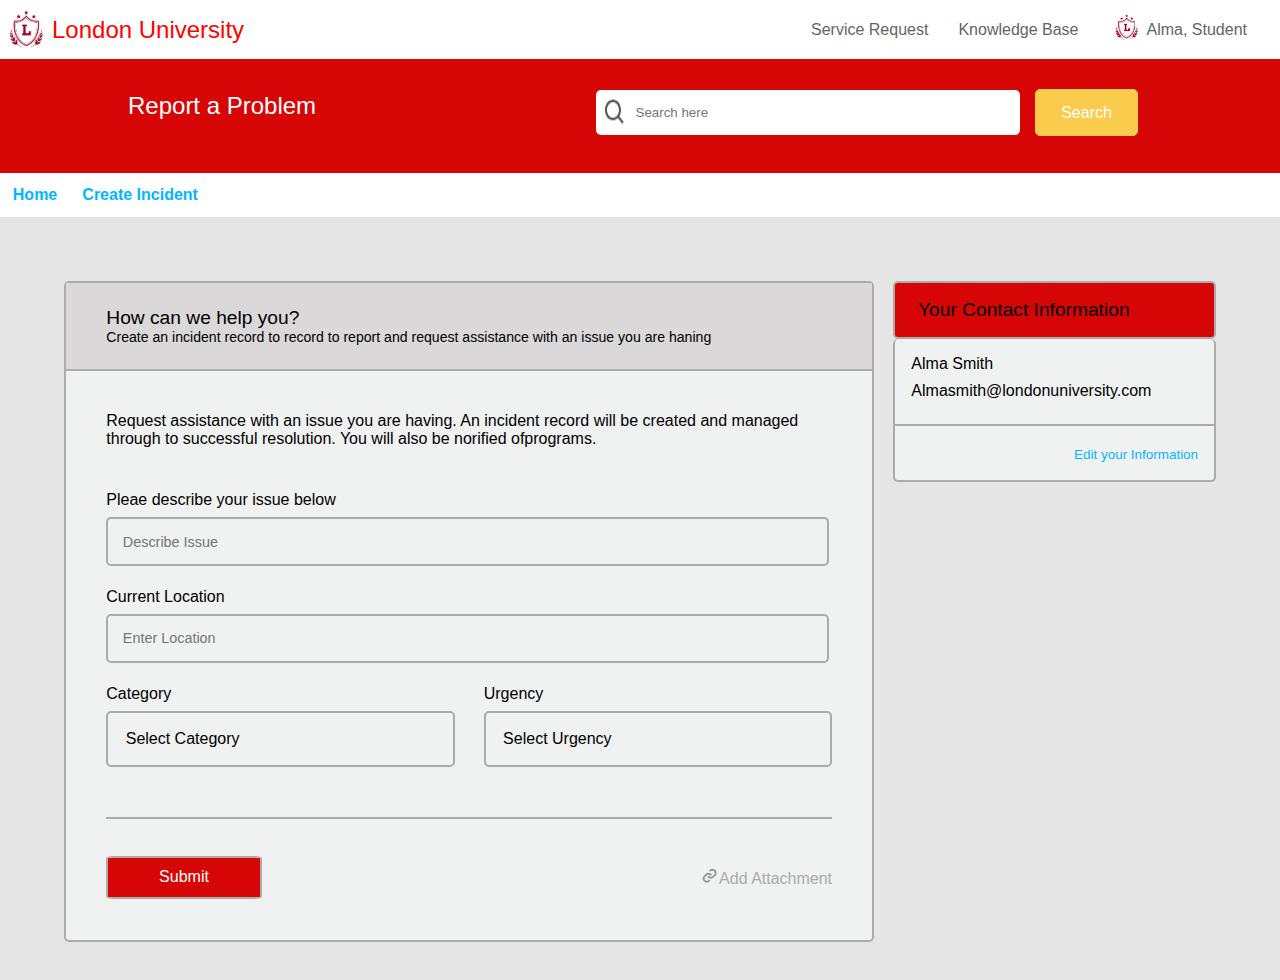
<file: protfolio/src/projects/london_university/create-incident.html>
<!DOCTYPE html>
<html lang="en">
<head>
    <meta charset="UTF-8">
    <meta name="viewport" content="width=device-width, initial-scale=1.0">
    <link href='https://unpkg.com/boxicons@2.1.4/css/boxicons.min.css' rel='stylesheet'>
    <link rel="shortcut icon" type="x-icon" href="img/logo-removebg-preview.png">
    <link rel="stylesheet" href="styles.css">
    <title>London University</title>
</head>
<body>

    <header>
        <div class="logo" data-url="index.html">
            <img src="img/logo-removebg-preview.png">
            <h2>London University</h2>
        </div>

        <div class="bar">
            <nav>
                <ul>
                    <li>Service Request</li>
                    <li class="knowledge-base" data-url="knowledge.html">Knowledge Base</li>
                    <li class="lilo"><img src="img/logo.jpg"> </li>
                    <li class="lilo">Alma, Student</li>
                </ul>
            </nav>
        </div>
    </header>

    <div class="create-incident">
        <div class="knowledge">
            <div class="left">
                <h3>Report a Problem</h3>
            </div>
            <div class="right">

                <div class="searchbar">
                    <div class="barr">
                        <img src="img/search.png">
                        <input type="text" placeholder="Search here">
                    </div>
                    <button>Search</button>
                </div>

                

            </div>
        </div>

        <div class="path">
            <ul>
                <li class="home1" data-url="index.html">Home</li>
                <li class="create-incident" data-url="create-incident.html">Create Incident</li>
            </ul>
        </div>

        <div class="container">
            <div class="how-can-we-help-you">
                <div class="title">
                    <h3>How can we help you?</h3>
                    <p>Create an incident record to record to report and request assistance with an issue you are haning</p>

                </div>

                <div class="contant">
                    <div class="cont">
                        <p>
                            Request assistance with an issue you are having. An incident record will be created and managed through to successful resolution. You will also be norified ofprograms. 
                        </p>
                    </div>

                    <div class="cont">
                        <label for="">Pleae describe your issue below</label>
                        <input class="discribe" type="text" placeholder="Describe Issue">
                    </div>

                    <div class="cont">
                        <label for="">Current Location</label>
                        <input type="text" placeholder="Enter Location">
                    </div>

                    <div class="Category-urgency">
                        
                            <div class="cont">
                                <label for="">Category</label>
                                <select name="catrgory" id="" >
                                    <option value="" >Select Category</option>
                                    <option value="Security & compliance">Security & compliance</option>

                                </select>
                                <!-- <input type="text" placeholder="Select Category"> -->
                            </div>
                            <div class="cont">
                                <label for="">Urgency</label>
                                <select name="catrgory" id="">
                                    <option value="">Select Urgency</option>
                                    <option value="Low">Low</option>
                                    <option value="Medium">Medium</option>
                                    <option value="High">High</option>
                                </select>
                                <!-- <input type="text" placeholder="Select Urgency"> -->
                            </div>
                    </div>

                    <div class="popup-div-for-issue">
                        <h3>These may help resolve your issues</h3>
                        <div class="issues">
                            <div class="cont">
                                <p>Why is my device not complaint when I've done everything I'm supposed to do?</p>
                                <small>The compliance status in My device is not updated instantaneously. Changes that you make to your device can take up to one day to be reflected in My devices.</small>
                            </div>
                            <div class="cont">
                                <p>What happens if a device is not complaint with the security requirements?</p>
                                <small>If you have a non-complaint device, you are notified via email that you must take action. The mail specifies the steps you need to take to make the device compliant and you have a 30-day grace period</small>
                            </div>
                        </div>
                    </div>

                    <div class="submit">
                        <button class="create-incident-2" data-url="create-incident-2.html" >Submit</button>
                        <p><i class='bx bx-link' style='color:#949191' ></i>Add Attachment</p>
                    </div>
                </div>


            </div>

            <div class="your-contact-information">
                <div class="title">
                    <h3>Your Contact Information</h3>
                </div>
                <div class="contant">
                    <div class="cont">
                        <p>Alma Smith</p>
                        <p>Almasmith@londonuniversity.com</p>
                    </div>

                    <div class="edit-your">
                        <small>Edit your Information</small>
                    </div>
                </div>
            </div>
        </div>
    </div>
    
</body>

<script src="scripts.js"></script>

<script>
    document.querySelector('.discribe').addEventListener('input', function() {
        const input = this.value.trim().toLowerCase();
        const bottomDiv = document.querySelector('.popup-div-for-issue');

        if (input === 'device not complaint') {
            bottomDiv.style.display = 'block';
        } else {
            bottomDiv.style.display = 'none';
        }
    });


     
</script>

</html>
</file>
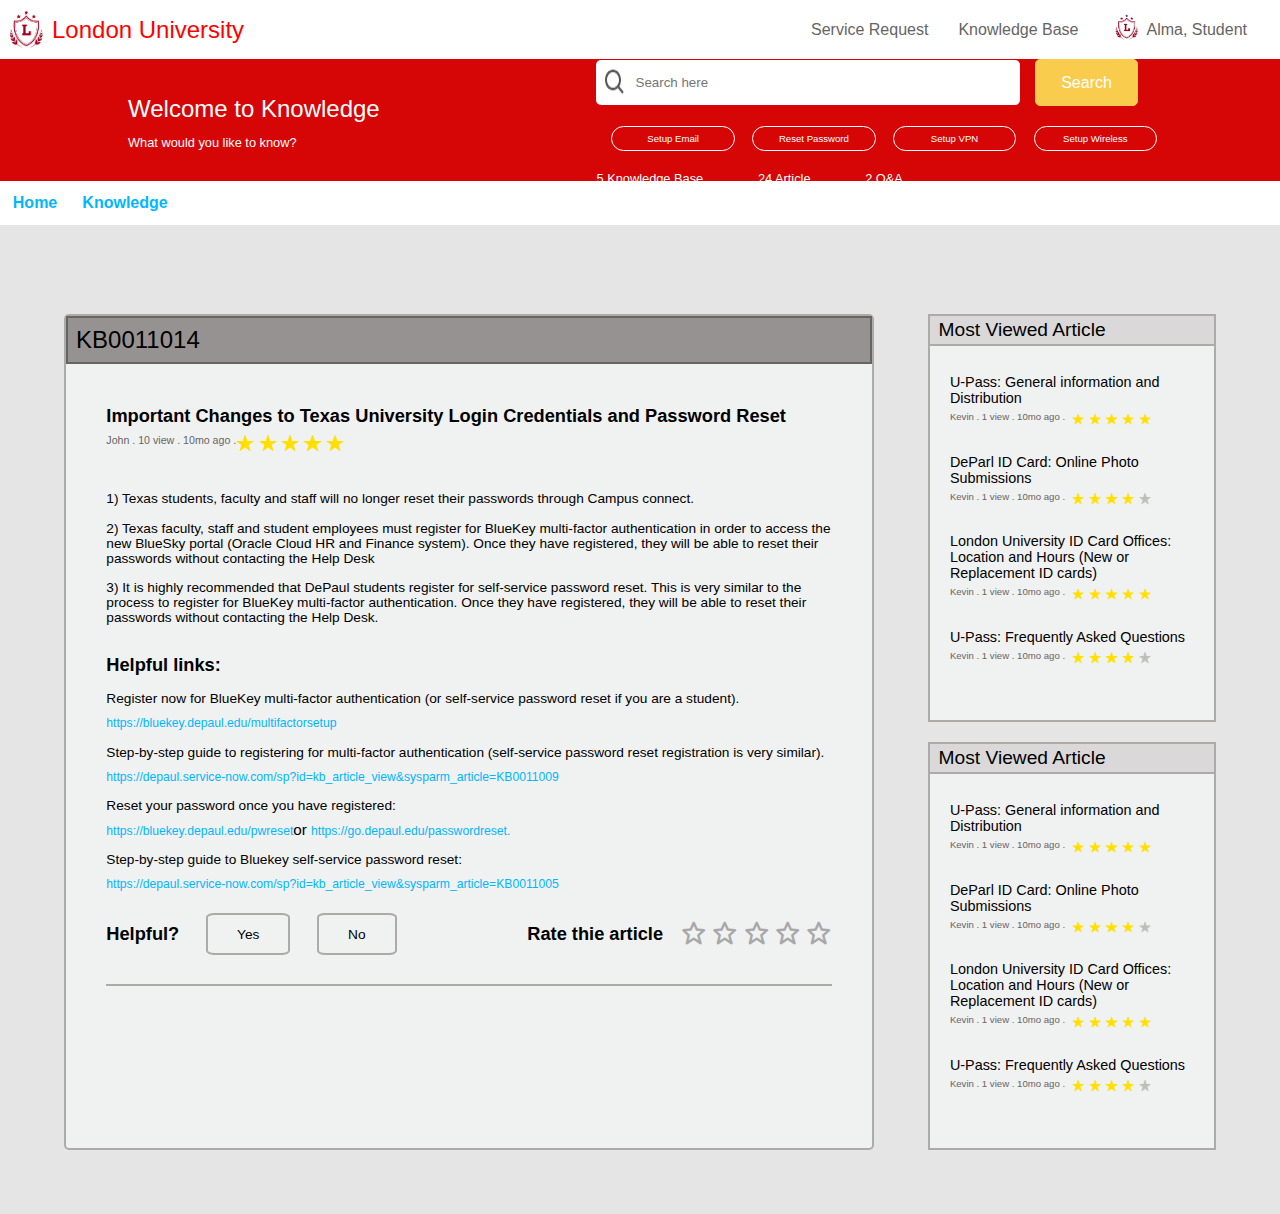
<file: protfolio/src/projects/london_university/Knowledge-2.html>
<!DOCTYPE html>
<html lang="en">

<head>
    <meta charset="UTF-8">
    <meta name="viewport" content="width=device-width, initial-scale=1.0">
    <link href='https://unpkg.com/boxicons@2.1.4/css/boxicons.min.css' rel='stylesheet'>
    <link rel="shortcut icon" type="x-icon" href="img/logo-removebg-preview.png">
    <link rel="stylesheet" href="styles.css">
    <title>London University</title>
</head>

<body>

    <header>
        <div class="logo" data-url="index.html">
            <img src="img/logo-removebg-preview.png">
            <h2>London University</h2>
        </div>

        <div class="bar">
            <nav>
                <ul>
                    <li>Service Request</li>
                    <li class="knowledge-base" data-url="knowledge.html">Knowledge Base</li>
                    <li class="lilo"><img src="img/logo.jpg"> </li>
                    <li class="lilo">Alma, Student</li>
                </ul>
            </nav>
        </div>
    </header>

    <div class="knowledge-2">

        <div class="knowledge">
            <div class="left">
                <h3>Welcome to Knowledge</h3>
                <p>What would you like to know?</p>
            </div>
            <div class="right">

                <div class="searchbar">
                    <div class="barr">
                        <img src="img/search.png">
                        <input type="text" placeholder="Search here">
                    </div>
                    <button>Search</button>

                    <div class="password-reset" id="password-reset">
                        <div class="submit-ticket">
                            <p>Submit a Ticket</p>
                            <small><i class='bx bx-bookmark'></i> Request Username/Password Rest</small>
                            <small><i class='bx bx-bookmark'></i>  Get Help with Texas University</small>
                            <small><i class='bx bx-bookmark'></i>  Contact Admin</small>
                        </div>
    
                        <div class="read-knowledge">
                            <p>Read a Knowledge Article</p>
                            <small><i class='bx bx-food-menu' style='color:#878383'  ></i>  How to Reast Your Epic Password</small>
                            <small><i class='bx bx-food-menu' style='color:#878383'  ></i>  How to Reast Your Secure Email Password</small>
                            <small><i class='bx bx-food-menu' style='color:#878383'  ></i>  How to clear passcode on your smartphoe using portal</small>
                            <small><i class='bx bx-food-menu' style='color:#878383'  ></i>  How to Reast Your login Password</small>
            
                            <a href="#">View All Search Results</a>
                        </div>
                    </div>
    
                    <div class="btns">
                        <button>Setup Email</button>
                        <button >Reset Password</button>
                        <button>Setup VPN</button>
                        <button>Setup Wireless</button>
                    </div>
                </div>

                <ul>
                    <li>5 Knowledge Base </li>
                    <li>24 Article</li>
                    <li>2 Q&A</li>
                </ul>

            </div>
        </div>

        <div class="path">
            <ul>
                <li class="home1" data-url="index.html">Home</li>
                <li class="knowledge-base" data-url="knowledge.html"> Knowledge</li>
            </ul>
        </div>

        <div class="container">

            <div class="kb0011014">

                <div class="title">
                    <h3>KB0011014</h3>

                </div>

                <div class="contant">

                    <div class="cont">
                        <div>
                            <h3>Important Changes to Texas University Login Credentials and Password Reset</h3>
                            <div class="etho">
                                <small>John . 10 view . 10mo ago .</small>
                                <div class="images">
                                    <img src="img/star.png">
                                    <img src="img/star.png">
                                    <img src="img/star.png">
                                    <img src="img/star.png">
                                    <img src="img/star.png">
                                </div>
                            </div>
                        </div>
                        <p>1) Texas students, faculty and staff will no longer reset their passwords through Campus
                            connect.</p>
                        <p> 2) Texas faculty, staff and student employees must register for BlueKey multi-factor
                            authentication in order to access the new BlueSky portal (Oracle Cloud HR and Finance
                            system). Once they have registered, they will be able to reset their passwords without
                            contacting the Help
                            Desk </p>
                        <p> 3) It is highly recommended that DePaul students register for self-service password reset.
                            This is very similar to the process to register for BlueKey multi-factor authentication.
                            Once they have registered, they will be able to reset their passwords without contacting the
                            Help Desk.
                        </p>

                    </div>

                    <div class="cont">
                        <div>
                            <h3>Helpful links:</h3>

                        </div>

                        <p>
                            Register now for BlueKey multi-factor authentication (or self-service password reset if you
                            are a student).
                        </p>
                        <a href="#">https://bluekey.depaul.edu/multifactorsetup</a>

                        <p>Step-by-step guide to registering for multi-factor authentication (self-service password
                            reset registration is very similar).</p>
                        <a href="#"> https://depaul.service-now.com/sp?id=kb_article_view&sysparm_article=KB0011009 </a>

                        <p>Reset your password once you have registered:</p>
                        <a href="#">https://bluekey.depaul.edu/pwreset</a>or <a href="#">
                            https://go.depaul.edu/passwordreset.</a>

                        <p>Step-by-step guide to Bluekey self-service password reset:</p>
                        <a href="#">https://depaul.service-now.com/sp?id=kb_article_view&sysparm_article=KB0011005</a>
                    </div>

                    <div class="helpful">
                        <div class="helpful-btn">
                            <h3>Helpful?</h3>
                            <button>Yes</button>
                            <button>No</button>
                        </div>
    
                        <div class="rating">
                            <h3>Rate thie article</h3>
                            <div class="stars">
                                <i class='bx bx-star' style='color:#a8a8a8' ></i>
                                <i class='bx bx-star' style='color:#a8a8a8' ></i>
                                <i class='bx bx-star' style='color:#a8a8a8' ></i>
                                <i class='bx bx-star' style='color:#a8a8a8' ></i>
                                <i class='bx bx-star' style='color:#a8a8a8' ></i>
                            </div>
                        </div>
                    </div>

                </div>

                


            </div>


            <div class="most-viewed-main" >
 
                <div class="most-viewed">

                    <div class="title">
                        <h3>Most Viewed Article</h3>

                    </div>
                    <div class="most-viewed-cont">
                        <div class="cont">
                            <p>U-Pass: General information and Distribution</p>
                            <div class="etho">
                                <small>Kevin . 1 view . 10mo ago .</small>
                                <div class="images">
                                    <img src="img/star.png">
                                    <img src="img/star.png">
                                    <img src="img/star.png">
                                    <img src="img/star.png">
                                    <img src="img/star.png">
                                </div>
                            </div>
                        </div>

                        <div class="cont">
                            <p>DeParl ID Card: Online Photo Submissions</p>
                            <div class="etho">
                                <small>Kevin . 1 view . 10mo ago .</small>
                                <div class="images">
                                    <img src="img/star.png">
                                    <img src="img/star.png">
                                    <img src="img/star.png">
                                    <img src="img/star.png">
                                    <img src="img/star-gray.png">
                                </div>
                            </div>
                        </div>

                        <div class="cont">
                            <p>London University ID Card Offices: Location and Hours (New or Replacement ID cards)</p>
                            <div class="etho">
                                <small>Kevin . 1 view . 10mo ago .</small>
                                <div class="images">
                                    <img src="img/star.png">
                                    <img src="img/star.png">
                                    <img src="img/star.png">
                                    <img src="img/star.png">
                                    <img src="img/star.png">
                                </div>
                            </div>
                        </div>

                        <div class="cont">
                            <p>U-Pass: Frequently Asked Questions</p>
                            <div class="etho">
                                <small>Kevin . 1 view . 10mo ago .</small>
                                <div class="images">
                                    <img src="img/star.png">
                                    <img src="img/star.png">
                                    <img src="img/star.png">
                                    <img src="img/star.png">
                                    <img src="img/star-gray.png">
                                </div>
                            </div>
                        </div>
                    </div>
                </div>

                <div class="most-viewed">

                    <div class="title">
                        <h3>Most Viewed Article</h3>

                    </div>
                    <div class="most-viewed-cont">
                        <div class="cont">
                            <p>U-Pass: General information and Distribution</p>
                            <div class="etho">
                                <small>Kevin . 1 view . 10mo ago .</small>
                                <div class="images">
                                    <img src="img/star.png">
                                    <img src="img/star.png">
                                    <img src="img/star.png">
                                    <img src="img/star.png">
                                    <img src="img/star.png">
                                </div>
                            </div>
                        </div>

                        <div class="cont">
                            <p>DeParl ID Card: Online Photo Submissions</p>
                            <div class="etho">
                                <small>Kevin . 1 view . 10mo ago .</small>
                                <div class="images">
                                    <img src="img/star.png">
                                    <img src="img/star.png">
                                    <img src="img/star.png">
                                    <img src="img/star.png">
                                    <img src="img/star-gray.png">
                                </div>
                            </div>
                        </div>

                        <div class="cont">
                            <p>London University ID Card Offices: Location and Hours (New or Replacement ID cards)</p>
                            <div class="etho">
                                <small>Kevin . 1 view . 10mo ago .</small>
                                <div class="images">
                                    <img src="img/star.png">
                                    <img src="img/star.png">
                                    <img src="img/star.png">
                                    <img src="img/star.png">
                                    <img src="img/star.png">
                                </div>
                            </div>
                        </div>

                        <div class="cont">
                            <p>U-Pass: Frequently Asked Questions</p>
                            <div class="etho">
                                <small>Kevin . 1 view . 10mo ago .</small>
                                <div class="images">
                                    <img src="img/star.png">
                                    <img src="img/star.png">
                                    <img src="img/star.png">
                                    <img src="img/star.png">
                                    <img src="img/star-gray.png">
                                </div>
                            </div>
                        </div>
                    </div>
                </div>
            </div>
        </div>

</body>

<script src="scripts.js"></script>

</html>
</file>
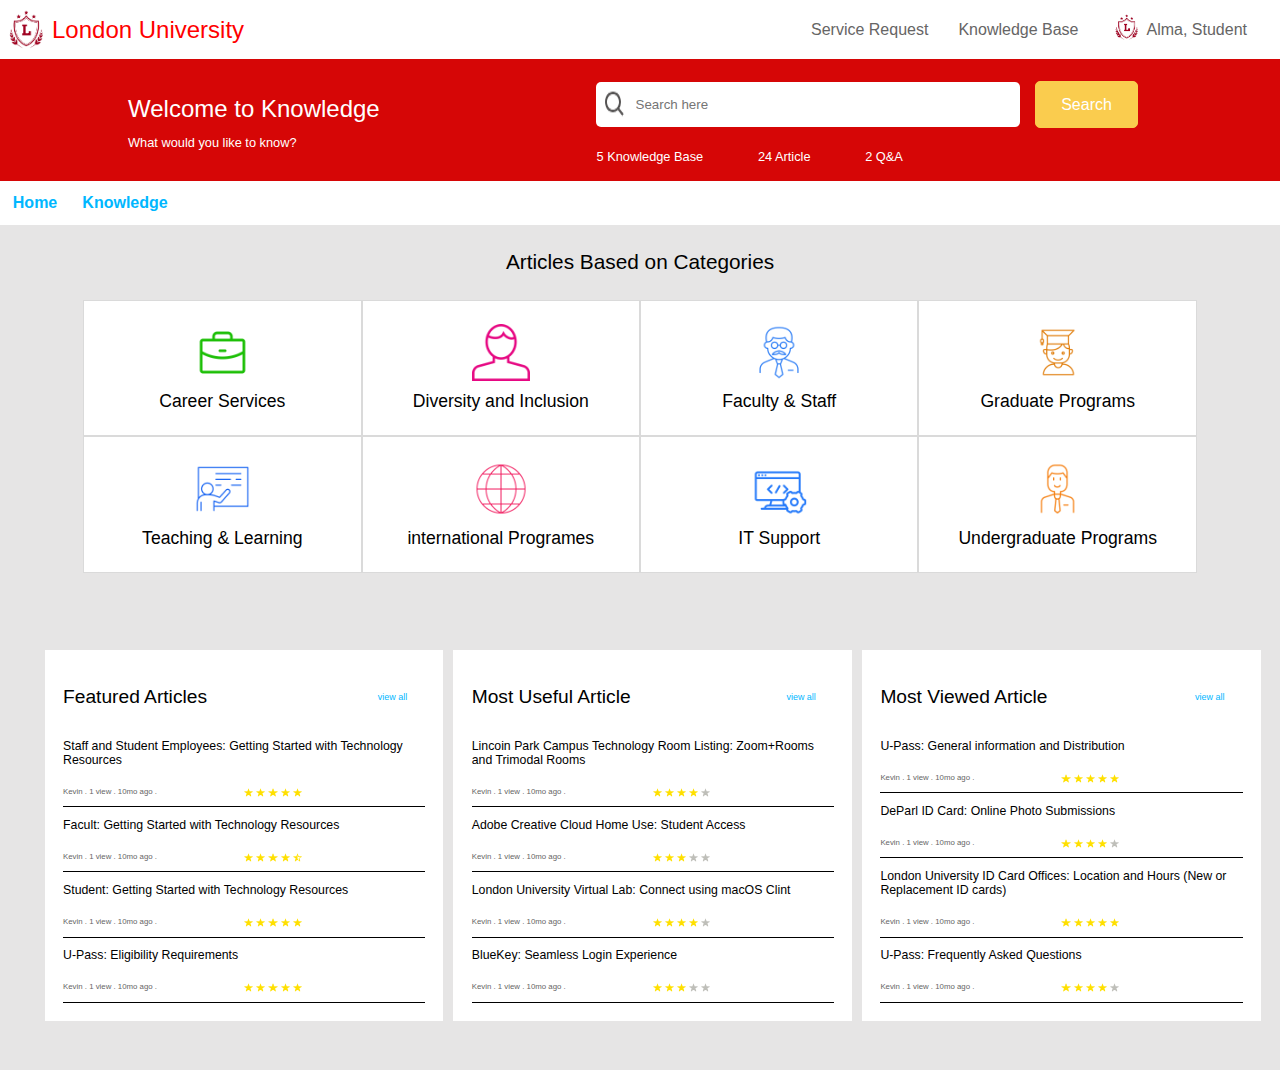
<file: protfolio/src/projects/london_university/knowledge.html>
<!DOCTYPE html>
<html lang="en">

<head>
    <meta charset="UTF-8">
    <meta name="viewport" content="width=device-width, initial-scale=1.0">
    <link rel="shortcut icon" type="x-icon" href="img/logo-removebg-preview.png">
    <link rel="stylesheet" href="styles.css">
    <title>London University</title>

</head>

<body>

    <header>
        <div class="logo" data-url="index.html">
            <img src="img/logo-removebg-preview.png">
            <h2>London University</h2>
        </div>

        <div class="bar">
            <nav>
                <ul>
                    <li>Service Request</li>
                    <li class="knowledge-base" data-url="knowledge.html">Knowledge Base</li>
                    <li class="lilo"><img src="img/logo.jpg"> </li>
                    <li class="lilo">Alma, Student</li>
                </ul>
            </nav>
        </div>
    </header>

    <div class="knowledge-base">

        <div class="knowledge">
            <div class="left">
                <h3>Welcome to Knowledge</h3>
                <p>What would you like to know?</p>
            </div>
            <div class="right">

                <div class="searchbar">
                    <div class="barr">
                        <img src="img/search.png">
                        <input id="search-1" class="search-1" type="text" placeholder="Search here">
                    </div>
                    <button>Search</button>


                    <div class="password-reset" id="password-reset1">
                        <div class="submit-ticket">
                            <p>Submit a Ticket</p>
                            <small><i class='bx bx-bookmark'></i> Request Username/Password Rest</small>
                            <small><i class='bx bx-bookmark'></i>  Get Help with Texas University</small>
                            <small><i class='bx bx-bookmark'></i>  Contact Admin</small>
                        </div>
    
                        <div class="read-knowledge">
                            <p>Read a Knowledge Article</p>
                            <small><i class='bx bx-food-menu' style='color:#878383'  ></i>  How to Reast Your Epic Password</small>
                            <small><i class='bx bx-food-menu' style='color:#878383'  ></i>  How to Reast Your Secure Email Password</small>
                            <small><i class='bx bx-food-menu' style='color:#878383'  ></i>  How to clear passcode on your smartphoe using portal</small>
                            <small><i class='bx bx-food-menu' style='color:#878383'  ></i>  How to Reast Your login Password</small>
            
                            <a href="#">View All Search Results</a>
                        </div>
                    </div>
                </div>

                <ul>
                    <li>5 Knowledge Base </li>
                    <li>24 Article</li>
                    <li>2 Q&A</li>
                </ul>

            </div>
        </div>

        <div class="path">
            <ul>
                <li class="home1" data-url="index.html">Home</li>
                <li class="knowledge-base" data-url="knowledge.html">Knowledge</li>
            </ul>
        </div>

        
        <div class="page2">
            <h2>Articles Based on Categories</h2>

            <div class="freq">
                <div>
                    <img src="img/bag.png">
                    <p>Career Services</p>
                </div>
                <div>
                    <img src="img/student.png">
                    <p>Diversity and Inclusion</p>
                </div>
                <div>
                    <img src="img/faculty.png">
                    <p>Faculty & Staff</p>
                </div>
                <div>
                    <img src="img/graduate.png">
                    <p>Graduate Programs</p>
                </div>
                <div class="teaching-learning" data-url="teach&learn.html">
                    <img src="img/teaching.png">
                    <p>Teaching & Learning</p>
                </div>
                <div>
                    <img src="img/international.png">
                    <p>international Programes</p>
                </div>
                <div>
                    <img src="img/it.png">
                    <p>IT Support</p>
                </div>
                <div>
                    <img src="img/emplo.png">
                    <p>Undergraduate Programs</p>
                </div>
            </div>

            <div class="article">
                <div class="arti">
                    <div class="title">
                        <h3>Featured Articles</h3>
                        <small>view all</small>
                    </div>
                    <div>
                        <div class="cont">
                            <p>Staff and Student Employees: Getting Started with Technology Resources</p>
                            <div class="etho">
                                <small>Kevin . 1 view . 10mo ago .</small>
                                <div class="images">
                                    <img src="img/star.png">
                                    <img src="img/star.png">
                                    <img src="img/star.png">
                                    <img src="img/star.png">
                                    <img src="img/star.png">
                                </div>
                            </div>
                        </div>

                        <div class="cont">
                            <p>Facult: Getting Started with Technology Resources</p>
                            <div class="etho">
                                <small>Kevin . 1 view . 10mo ago .</small>
                                <div class="images">
                                    <img src="img/star.png">
                                    <img src="img/star.png">
                                    <img src="img/star.png">
                                    <img src="img/star.png">
                                    <img src="img/star-half.png">
                                </div>
                            </div>
                        </div>

                        <div class="cont">
                            <p>Student: Getting Started with Technology Resources</p>
                            <div class="etho">
                                <small>Kevin . 1 view . 10mo ago .</small>
                                <div class="images">
                                    <img src="img/star.png">
                                    <img src="img/star.png">
                                    <img src="img/star.png">
                                    <img src="img/star.png">
                                    <img src="img/star.png">
                                </div>
                            </div>
                        </div>

                        <div class="cont">
                            <p>U-Pass: Eligibility Requirements</p>
                            <div class="etho">
                                <small>Kevin . 1 view . 10mo ago .</small>
                                <div class="images">
                                    <img src="img/star.png">
                                    <img src="img/star.png">
                                    <img src="img/star.png">
                                    <img src="img/star.png">
                                    <img src="img/star.png">
                                </div>
                            </div>
                        </div>
                    </div>
                </div>

                <div class="arti">
                    <div class="title">
                        <h3>Most Useful Article</h3>
                        <small>view all</small>
                    </div>
                    <div>
                        <div class="cont">
                            <p>Lincoin Park Campus Technology Room Listing: Zoom+Rooms and Trimodal Rooms</p>
                            <div class="etho">
                                <small>Kevin . 1 view . 10mo ago .</small>
                                <div class="images">
                                    <img src="img/star.png">
                                    <img src="img/star.png">
                                    <img src="img/star.png">
                                    <img src="img/star.png">
                                    <img src="img/star-gray.png">
                                </div>
                            </div>
                        </div>

                        <div class="cont">
                            <p>Adobe Creative Cloud Home Use: Student Access</p>
                            <div class="etho">
                                <small>Kevin . 1 view . 10mo ago .</small>
                                <div class="images">
                                    <img src="img/star.png">
                                    <img src="img/star.png">
                                    <img src="img/star.png">
                                    <img src="img/star-gray.png">
                                    <img src="img/star-gray.png">
                                </div>
                            </div>
                        </div>

                        <div class="cont">
                            <p>London University Virtual Lab: Connect using macOS Clint</p>
                            <div class="etho">
                                <small>Kevin . 1 view . 10mo ago .</small>
                                <div class="images">
                                    <img src="img/star.png">
                                    <img src="img/star.png">
                                    <img src="img/star.png">
                                    <img src="img/star.png">
                                    <img src="img/star-gray.png">
                                </div>
                            </div>
                        </div>

                        <div class="cont">
                            <p>BlueKey: Seamless Login Experience</p>
                            <div class="etho">
                                <small>Kevin . 1 view . 10mo ago .</small>
                                <div class="images">
                                    <img src="img/star.png">
                                    <img src="img/star.png">
                                    <img src="img/star.png">
                                    <img src="img/star-gray.png">
                                    <img src="img/star-gray.png">
                                </div>
                            </div>
                        </div>
                    </div>
                </div>

                <div class="arti">
                    <div class="title">
                        <h3>Most Viewed Article</h3>
                        <small>view all</small>
                    </div>
                    <div>
                        <div class="cont">
                            <p>U-Pass: General information and Distribution</p>
                            <div class="etho">
                                <small>Kevin . 1 view . 10mo ago .</small>
                                <div class="images">
                                    <img src="img/star.png">
                                    <img src="img/star.png">
                                    <img src="img/star.png">
                                    <img src="img/star.png">
                                    <img src="img/star.png">
                                </div>
                            </div>
                        </div>

                        <div class="cont">
                            <p>DeParl ID Card: Online Photo Submissions</p>
                            <div class="etho">
                                <small>Kevin . 1 view . 10mo ago .</small>
                                <div class="images">
                                    <img src="img/star.png">
                                    <img src="img/star.png">
                                    <img src="img/star.png">
                                    <img src="img/star.png">
                                    <img src="img/star-gray.png">
                                </div>
                            </div>
                        </div>

                        <div class="cont">
                            <p>London University ID Card Offices: Location and Hours (New or Replacement ID cards)</p>
                            <div class="etho">
                                <small>Kevin . 1 view . 10mo ago .</small>
                                <div class="images">
                                    <img src="img/star.png">
                                    <img src="img/star.png">
                                    <img src="img/star.png">
                                    <img src="img/star.png">
                                    <img src="img/star.png">
                                </div>
                            </div>
                        </div>

                        <div class="cont">
                            <p>U-Pass: Frequently Asked Questions</p>
                            <div class="etho">
                                <small>Kevin . 1 view . 10mo ago .</small>
                                <div class="images">
                                    <img src="img/star.png">
                                    <img src="img/star.png">
                                    <img src="img/star.png">
                                    <img src="img/star.png">
                                    <img src="img/star-gray.png">
                                </div>
                            </div>
                        </div>
                    </div>
                </div>


            </div>

            <br><br>

        </div>



    </div>

</body>


<script src="scripts.js">



</script>


</html>
</file>
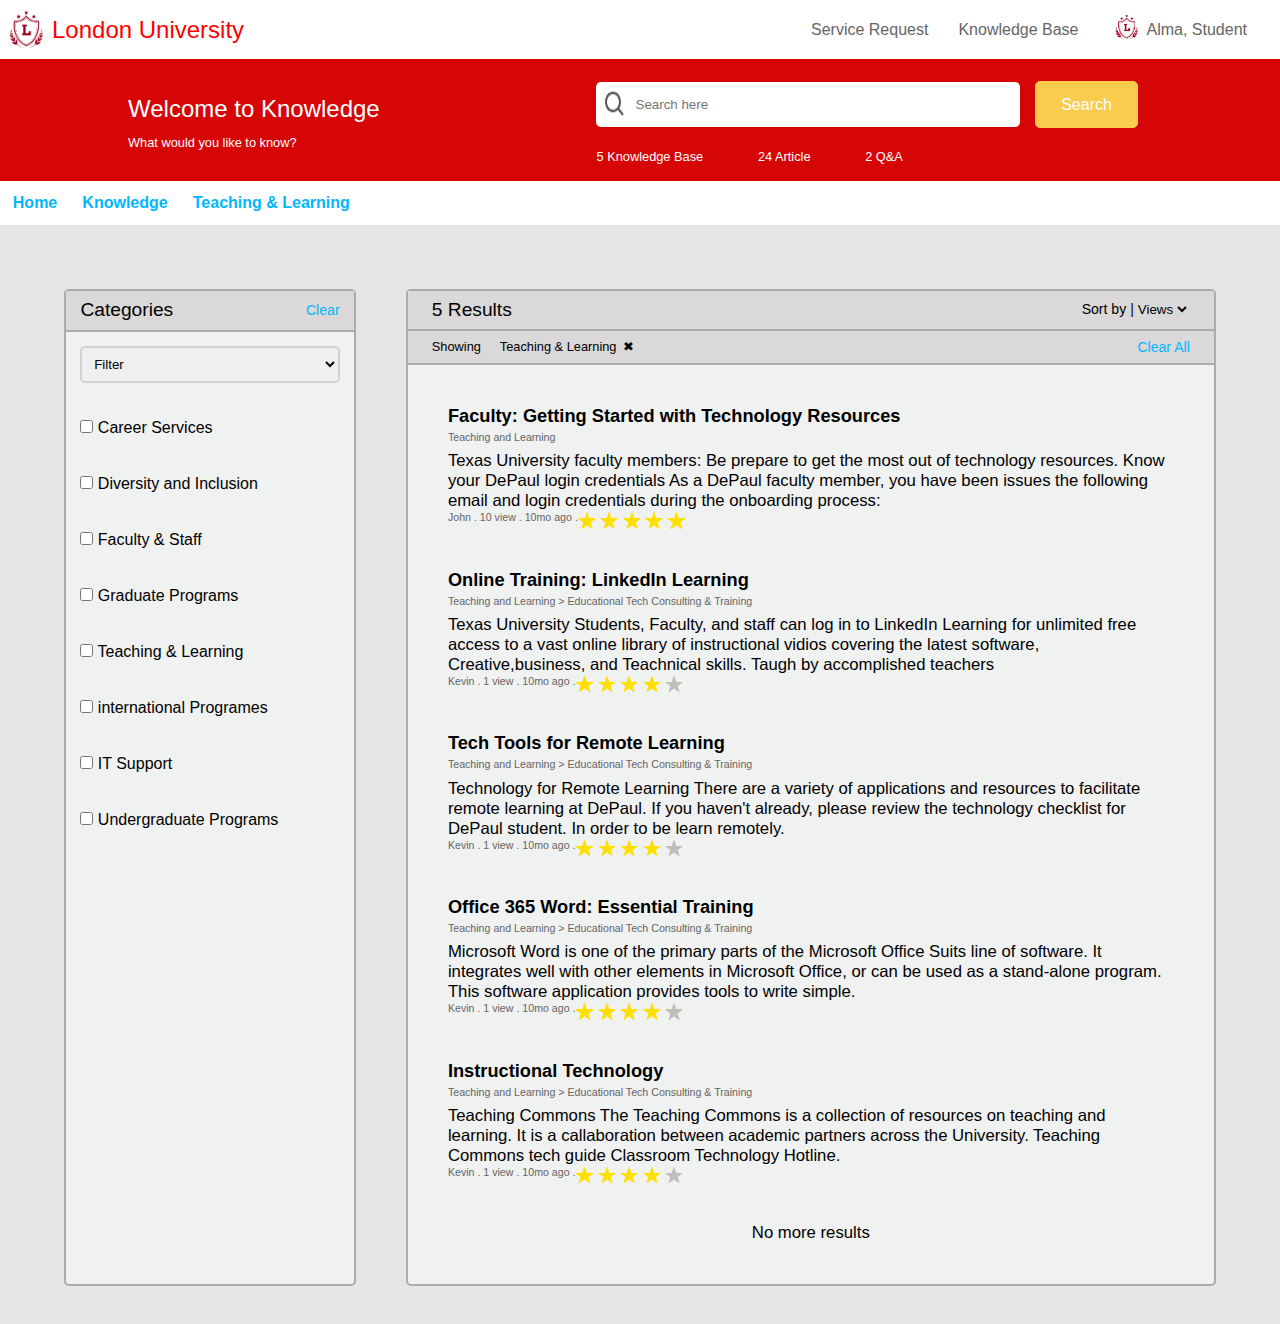
<file: protfolio/src/projects/london_university/teach&learn.html>
<!DOCTYPE html>
<html lang="en">
<head>
    <meta charset="UTF-8">
    <meta name="viewport" content="width=device-width, initial-scale=1.0">
    <link rel="shortcut icon" type="x-icon" href="img/logo-removebg-preview.png">
    <link rel="stylesheet" href="styles.css">
    <title>London University</title>
</head>
<body>

    <header>
        <div class="logo" id="logo" data-url="index.html">
            <img src="img/logo-removebg-preview.png">
            <h2>London University</h2>
        </div>

        <div class="bar">
            <nav>
                <ul>
                    <li >Service Request</li>
                    <li class="knowledge-base" data-url="knowledge.html">Knowledge Base</li>
                    <li class="lilo"><img src="img/logo.jpg"> </li>
                    <li class="lilo">Alma, Student</li>
                </ul>
            </nav>
        </div>
    </header>

    <div class="knowledge-base">

        <div class="knowledge">
            <div class="left">
                <h3>Welcome to Knowledge</h3>
                <p>What would you like to know?</p>
            </div>
            <div class="right">

                <div class="searchbar">
                    <div class="barr">
                        <img src="img/search.png">
                        <input type="text" placeholder="Search here">
                    </div>
                    <button>Search</button>
                </div>

                <ul>
                    <li>5 Knowledge Base </li>
                    <li>24 Article</li>
                    <li>2 Q&A</li>
                </ul>

            </div>
        </div>

        <div class="path">
            <ul>
                <li class="home1" data-url="index.html">Home</li>
                <li class="knowledge-base" data-url="knowledge.html">Knowledge</li>
                <li class="teaching-learning" data-url="teach&learn.html">Teaching & Learning</li>
            </ul>
        </div>

        <div class="teach">
            <div class="categories">

                <div class="title">
                    <h3>Categories</h3>
                    <p>Clear</p>
                </div>

                <div class="contant">
                    <select name="Filter" id="">
                        <option value="Filter">Filter</option>
                    </select>
                         <!-- check-box -->
                    <label>
                        <input type="checkbox" name="option1" value="Career Service">
                        Career Services
                    </label><br>
                    <label>
                        <input type="checkbox" name="option2" value="Diversity and Inclusion">
                        Diversity and Inclusion
                    </label><br>
                    <label>
                        <input type="checkbox" name="option3" value="Faculty & Staff">
                        Faculty & Staff
                    </label><br>
                    <label>
                        <input type="checkbox" name="option4" value="Graduate Programs">
                        Graduate Programs
                    </label><br>
                    <label>
                        <input type="checkbox" name="option5" value="Teaching & Learning">
                        Teaching & Learning
                    </label><br>
                    <label>
                        <input type="checkbox" name="option6" value="international Programes">
                        international Programes
                    </label><br>
                    <label>
                        <input type="checkbox" name="option7" value="IT Support">
                        IT Support
                    </label><br>
                    <label>
                        <input type="checkbox" name="option7" value="Undergraduate Programs">
                        Undergraduate Programs
                    </label>
                </div>
            </div>

            <div class="result">

                <div class="title">
                    <h3>5 Results</h3>
                    <div class="sort">
                        <p>Sort by |</p>
                        <select name="sort" id="">
                            <option value="Views">Views</option>
                        </select>
                    </div>
                </div>

                <div class="show">
                    <ul>
                        <li>Showing</li>
                        <li>Teaching & Learning </li>
                    </ul>
                    <p>Clear All</p>
                </div>

                <div class="contant">
                    
                    <div class="cont">
                        <div>
                            <h3>Faculty: Getting Started with Technology Resources</h3>
                            <small>Teaching and Learning</small>
                        </div>
                        <p>Texas University faculty members: Be prepare to get the most out of technology resources. Know your DePaul login credentials As a DePaul faculty member, you have been issues the following email and login credentials during the onboarding process:</p>
                        <div class="etho">
                            <small>John . 10 view . 10mo ago .</small>
                            <div class="images">
                                <img src="img/star.png">
                                <img src="img/star.png">
                                <img src="img/star.png">
                                <img src="img/star.png">
                                <img src="img/star.png">
                            </div>
                        </div>
                    </div>

                    <div class="cont">
                        <div>
                            <h3>Online Training: LinkedIn Learning</h3>
                            <small>Teaching and Learning > Educational Tech Consulting & Training</small>
                        </div>
                        <p>Texas University Students, Faculty, and staff can log in to LinkedIn Learning for unlimited free access to a vast online library of instructional vidios covering the latest software, Creative,business, and Teachnical skills. Taugh by accomplished teachers</p>
                        <div class="etho">
                            <small>Kevin . 1 view . 10mo ago .</small>
                            <div class="images">
                                <img src="img/star.png">
                                <img src="img/star.png">
                                <img src="img/star.png">
                                <img src="img/star.png">
                                <img src="img/star-gray.png">
                            </div>
                        </div>
                    </div>

                    <div class="cont">
                        <div>
                            <h3>Tech Tools for Remote Learning</h3>
                            <small>Teaching and Learning > Educational Tech Consulting & Training</small>
                        </div>
                        <p>Technology for Remote Learning There are a variety of applications and resources to facilitate remote learning at DePaul. If you haven't already, please review the technology checklist for DePaul student. In order to be learn remotely.</p>
                        <div class="etho">
                            <small>Kevin . 1 view . 10mo ago .</small>
                            <div class="images">
                                <img src="img/star.png">
                                <img src="img/star.png">
                                <img src="img/star.png">
                                <img src="img/star.png">
                                <img src="img/star-gray.png">
                            </div>
                        </div>
                    </div>

                    <div class="cont">
                        <div>
                            <h3>Office 365 Word: Essential Training</h3>
                            <small>Teaching and Learning > Educational Tech Consulting & Training</small>
                        </div>
                        <p>Microsoft Word is one of the primary parts of the Microsoft Office Suits line of software. It integrates well with other elements in Microsoft Office, or can be used as a stand-alone program. This software application provides tools to write simple.</p>
                        <div class="etho">
                            <small>Kevin . 1 view . 10mo ago .</small>
                            <div class="images">
                                <img src="img/star.png">
                                <img src="img/star.png">
                                <img src="img/star.png">
                                <img src="img/star.png">
                                <img src="img/star-gray.png">
                            </div>
                        </div>
                    </div>

                    <div class="cont">
                        <div>
                            <h3>Instructional Technology</h3>
                            <small>Teaching and Learning > Educational Tech Consulting & Training</small>
                        </div>
                        <p>Teaching Commons The Teaching Commons is a collection of resources on teaching and learning. It is a callaboration between academic partners across the University. Teaching Commons tech guide Classroom Technology Hotline.</p>
                        <div class="etho">
                            <small>Kevin . 1 view . 10mo ago .</small>
                            <div class="images">
                                <img src="img/star.png">
                                <img src="img/star.png">
                                <img src="img/star.png">
                                <img src="img/star.png">
                                <img src="img/star-gray.png">
                            </div>
                        </div>
                    </div>

                    <center> <p>No more results</p> </center>

                    
                </div>
            </div>
        </div>
    
</body>

<script src="scripts.js"></script>
</html>
</file>
<file: protfolio/style.css>
*{
    padding: 0;
    margin:0;
    font-family: Inter, sans-serif;
    list-style: none;
    text-decoration: none;

}
body{
    background-color: black;
    /* background-color: rgb(199, 236, 150); */
    width: 100vw;
    display: flex;
    max-width: 100%;
    justify-content:center;
    /* overflow-y: hidden; */
}
html{
    scroll-behavior: smooth;
}




/* header */


header{
    position: fixed;
    width: 80vw;
    background-color: black;
    align-items: center;
    display: flex;
    justify-content:space-between;
    color: white;
    padding: 1vw;
    border-bottom: 2px solid red;
    z-index: 1;
}
header svg{
    display: none;
}
header .logo{
    width: 50%;
    display: flex;
    align-items: center;
}
header .nav{
    width: 50%;
    display: flex;
    justify-content: space-between;
    align-items: center;
    list-style: none;
    font-size: 110%;
}
a{
    text-decoration: none;
    color: white;
}
header a:hover{
    border-bottom: 2px solid red;
}
header a:active{
    color: red;
}

/* panel */
.panel{
    /* background-color: white; */
    width: 80vw;
    padding: 1vw;
}


/* home section */

.home{
    background-color: black;
    width: 100%;
    max-height: 90vh;
    padding: 9vw 0;
    display: flex;
    flex-direction: column;
    color: white;
}
.home h1{
    margin: 1vw 0;
    font-size: 3.5rem;
}
.home h2{
    font-size: 1.5rem;
}
.home p{
    text-align: justify;
    width: 65%;
    margin: 2.5vw 0 3vw 0;
    text-indent: 30px;
}
.home .links{
    /* background-color: antiquewhite; */
    max-width: 100%;
    padding-left: 7vw;
}
.home .links span {
    font-size: 2.3rem;
    color: red;
    margin-right: 2vw;
    border: 2px solid black;
    border-radius: 50px;
    padding: 5px;
}   
.home .links span:hover{
    border: 2px solid red;
}
i:active{
    color:red ;

}

.home button{
    background-color: rgb(0, 0, 0);
    color: red;
    font-weight: bold;
    width:13vw;
    padding: 0.9vw 2vw;
    border: 2px solid red;
    border-radius: 50vw;
    font-size: 1.8vw;
    margin: 3vw 0 0 4vw ;
    display: flex;
    justify-content: center;
    align-items: center;
}
.home .resume{
    margin-bottom: 3vw;
}

button:hover {
    background-color: red;
    color: black;
    /* border-color: black; */
    box-shadow: 0 0 35px red;
    font-weight: bold;
    border: 2px solid red;
}
.btns{
    /* background-color: aliceblue; */
    width: 100%;
    display: flex;
    justify-content: end;
}
.btns .next{
    margin: 0;
    font-size: 1.5vw;
    padding: 0.9vw 2.5vw;
    width: fit-content;
    margin-left: 2vw;
}

.about{
    background-color: rgb(0, 0, 0);
    width: 100%;
    height: 100vh;
    display: flex;
    flex-direction: column;
    align-items: center;
    color: white;
    padding-top: 7vw;
}
.about h1{
    font-size: 3rem;
    margin-bottom: 1.5vw;
    color: red;
}
.about .content{
    width:70%;
    border-radius: 50px;
    box-shadow: 0 0 35px red;
    padding: 3vw;
}

.about .content p{
    margin-top: 2vw;
    text-indent: 30px;
    text-align: justify;
}

.about .certificates_projects{
    width: 70%;
    /* background-color: #7193c2; */
    display: flex;
    justify-content: space-between;
    margin: 3vw 0 3vw 0;
    
}
button {
    background-color: rgb(0, 0, 0);
    color: red;
    font-weight: bold;
    width:13vw;
    padding: 0.9vw 2vw;
    border: 2px solid red;
    border-radius: 50vw;
    font-size: 1.3vw;
    display: flex;
    justify-content: center;
    align-items: center;
}
button a{
    color: red;
    
}
.certificates_projects button a:hover{
     background-color: red;
    color: black;
    /* border-color: black; */
    box-shadow: 0 0 35px red;
    font-weight: bold;
    border: 2px solid red;
}


/* my projects */
#Project{
    background-color: rgb(3, 3, 3);
    width: 100%;
    height: 90vh;
    padding-top: 6vw;
    color: white;
    display: flex;
    flex-direction: column;
    align-items: center;
}
#Project h1{
    font-size: 2.6rem;
}

.my_project .projects{
    border: 1px solid red;
    border-radius: 50px;
    padding: 2vw;
    display: flex;
    flex-wrap: wrap;
    justify-content: space-between;
    gap: 2vw;
    width: 60vw;
    margin: 2vw 0 3vw 0;
    height: 60vh;
    box-shadow: 0 0 35px red;
}
.my_project .projects .project{
    width: 12vw;
    height: 12vw;
    border-radius: 20px;
    display: flex;
    flex-wrap: wrap;
    justify-content: center;
    text-align: justify;
    text-indent: 20px;
    font-size: 0.7em;
}
.my_project .project .project-inner{
    /* background-color: #7193c2; */
    width: 100%;
    height: 100%;
    position: relative;
    transform-style: preserve-3d;
    transition:transform 0.6s;
    border-radius: 20px;
    border: 2px solid red;

}
.my_project .btns , .contact .btns{
    /* background-color: #7193c2; */
    width: 90%;
    display: flex;
    justify-content: end;
    align-items: center;
}
.project:hover .project-inner {
    transform: rotateY(-180deg);
}
.project-front, .project-back {
    width: 100%;
    height: 100%;
    position: absolute;
    backface-visibility: hidden;
    display: flex;
    align-items: center;
    justify-content: center;
    border-radius: 10px;
}


.project-front {
    background: transparent;
    color: white;
    display: flex;
    flex-direction: column;
    border-radius: 20px;
    gap: 20%;
    font-size: 0.7vw;
    text-align: center;
}
.project-front p {
    width: 90%;
}

.project-back {
    /* background: #2c3e50; */
    color: white;
    transform: rotateY(180deg);
    flex-direction: column;
    border-radius: 20px;
    display: flex;
    gap: 2vw;
}

.project .project-inner .project-back button{
    /* background-color: #7193c2; */
    border: 1px solid red;
    border-radius: 10px;
    font-size: 120%;
    padding: 0.5vw;
    width: fit-content;
    margin: 0;
} 
.project a{
    text-decoration: none;
    color: white;
}
.my_project .btns{
    margin-bottom: 4vw;
}


/* contact section */
.contact{
    background-color: black;
    width: 100%;
    height: 90vh;
    padding: 5vw 0 0 0 ;
    display: flex;
    flex-direction: column;
    align-items:center;
    color: white;
}
.contact h1{
    font-size: 2em;
}
.contact form{
    width: fit-content;
    margin-top: 4vw;
    border: 1px solid red;
    display: flex;
    flex-direction: column;
    align-items: center;
    padding: 1.5vw;
    border-radius: 20px;
    margin-bottom: 3vw;
}
.contact form input{
    font-size: 1rem;
    padding:0.5vw;
    margin-bottom: 2vw;
    width: 20vw;
    border-radius: 10px;
    outline: none;
}
.contact form ::-webkit-input-placeholder{
    color: red;
    font-weight: bold;
    text-align: center;
}
.contact form .msg{
    height: 10vh;
}
.contact form .submit{
    width:fit-content;
    padding: 0.5vw 1vw;
    border-radius: 20px;
    background-color: black;
    color: white;
    border: 2px solid red;
    margin-top: 2vw;
    margin-bottom: 0;
}
.contact form .submit:hover{
    background-color: red;
    box-shadow: 0 0 35px red;
}





@media screen and (max-width:425px)
{
    header{
        
        width: 100%;
    }
    .logo{
        padding-left: 5vw;
    }
    header svg{
        display: block;
        margin-right: 2vw;
    }
    header .nav{
        display: none;

      
        background-color: rgba(2, 2, 2, 0.808);
        position: absolute;
        right: 0;
        top: 0;
        height: 500px;
        flex-direction: column;
        justify-content:left;
        align-items:baseline;
        gap: 10vw;
        padding: 5vw 0 0 5vw;
        border-radius: 10px;
    }
    .nav li svg{
        position: absolute;
        right: 0;
    }

   

    .btns , .my_project .btns{
        display: none;
    }

    .home{
        /* background-color: blue; */
        width: 100%;
        height: 100vh;
        justify-content: center;
        margin-top: 10vw;
        align-items: center;
    }
    .home p{
        width: 100%;
        margin: 10vw 0;
    }

    
    .home button {
        padding: 5vw 20vw;
        font-size: 6vw;
    }


    /* about */

    #About{
        width: 100%;
        align-items: baseline;
        justify-content: center;
        padding: 0;
    }
   
    #About h1{
        margin: 0;
    }

    .about .content{
        width: 100%;
        border: none;
        box-shadow: 0 0 ;
    }
    .about .certificates_projects{
        width: 100%;
        /* background-color: #7193c2; */
        display: flex;
        gap: 5vw;
        align-items: center;
        flex-direction: column;
        margin: 3vw 0 3vw 0;
    }
    
    button{
        background-color: rgb(0, 0, 0);
        color: red;
        font-weight: bold;
        width:13vw;
        padding: 0.9vw 2vw;
        border: 2px solid red;
        border-radius: 50vw;
        font-size: 1.3vw;
        display: flex;
        justify-content: center;
        align-items: center;

         padding: 5vw 20vw;
        font-size: 6vw;
    }


    /* projects */

    #Project{
        padding: 6vw 0 0vw 0;
        height: fit-content;
    }

    #Project h1{
    font-size: 2.6rem;
    }

   


    .my_project .projects{
        /* border: none; */
        padding: 6vw;
        display:block;
        flex-wrap: nowrap;
        
        flex-direction: column;
        justify-content: center;
        align-items: center;
        gap: 5vw;
        width: 100%;
        margin: 0;
        box-shadow: none ;
        height:auto;
    }
    .my_project .projects .project{
        width: 100%;
        border-radius: 20px;
        padding: 5vw 0vw 5vw 0vw;
        height: 50vw;
    }

    .project-front {
       gap: 20%;
        font-size: 3.5vw;
    }
   
    .project-back {
        gap: 5vw;
    }
    .project .project-inner .project-back button{
        font-size: 4.5vw;
        padding: 2vw;
    } 
    .contact{
        width: 100%;
        height: 100vh;
        justify-content: center;
       
    }
    .contact form{
        width: 100%;
        gap: 5vw;
        border: 1px solid red;
        padding: 5vw;
        margin-bottom: 5vh;
    }
    .contact form input{
        
        padding:3vw;
        
        width: 90%;
       
    }
    .contact form .submit{
        padding: 3vw 5vw;
    }

    .contact .btns{
        width: 90%;
    }
    .contact .btns button{
        padding: 3vw 5vw;
        font-size: 4vw;
        margin-top: 5vh;
    }
    
}
</file>
<file: protfolio/src/projects/calculater/style.css>
*{
    padding: 0;
    margin: 0;
}

body{
    width: 100%;
    height: 100vh;
    display: flex;
    justify-content: center;
    align-items: center;


/*    filter: invert(1);*/


}

.main{
    width: 270px;
    background-color: aqua;
    padding: 20px;
    display: flex;
    flex-wrap: wrap;
    justify-content: center;
    box-shadow: 10px 9px 20px 2px #000000 ;
   border-radius: 15px;
}

input{
    width: 100%;
    height: 40px;
    font-size: 20px;
    border: none;
    box-shadow: inset 5px 5px 5px rgba(0,0,0,0.5);
    margin-bottom: 30px;
    margin-top: 10px;
    text-align: right;
}

button{
    padding: 14px;
    width: 51px;
    font-weight: 600;
    border-radius: 50%;
    font-size: 20px;
    margin-right: 10px;
    border:none;
    box-shadow: 5px 5px 10px rgba(0,0,0,0.5) ,
                 -1px -1px 1px white;
    background-color: transparent;
}

#myButton:active {
    box-shadow: inset 5px 5px 10px rgba(0, 0, 0, .5),
        1px 1px 1px white;

}

.buttons{
    display: flex;
    flex-wrap: wrap;
    justify-content: space-around;
    gap: 10px;
   
}
</file>
<file: protfolio/src/projects/london_university/styles.css>
* {
    margin: 0;
    padding: 0;
    font-family: sans-serif;
}

body {
    background-color: rgb(230, 229, 229);
}

h1,
h2,
h3,
h4 {
    font-weight: lighter;
    font-size: 150%;
}

/* header */
header {
    width: 100vw;
    background-color: white;
    display: flex;
    flex-wrap: wrap;
    padding: px;
    position: fixed;
    z-index: 10;
}

.logo {
    display: flex;
    align-items: center;
    color: red;
    width: 30%;
    cursor: pointer;
}

.logo a{
    display: flex;
    align-items: center;
    color: red;
}

.logo img {
    width: 52px;
}

.bar {
    width: 70%;
}

nav ul {
    display: flex;
    flex-wrap: wrap;
    justify-content: end;
    /* gap: 20px; */
    align-items: center;
    padding: 10px;
    padding-right: 30px;

}

nav ul li {
    color: rgb(102, 101, 101);
    display: inline-block;
    margin-right: 30px;
    cursor: pointer;
}

nav ul li a{
    color:  rgb(102, 101, 101);
}

.lilo {
    margin-right: 3px;
}

nav ul li img {
    width: 35px;
    border-radius: 50%;
}

/* home */

.home {
    background-image: url(img/bg.png);
    width: 100%;
    /* height: 75vh; */
    display: flex;
}

.home .left {
    /* background-color: aliceblue; */
    width: 50%;
    padding-left: 5%;
    padding-top: 10%;
    color: white;
}

.searchbar {
    /* background-color: rebeccapurple; */
    margin-top: 2%;
    display: flex;
    flex-wrap: wrap;
    align-items: center;
}

.sbar {
    background-color: white;
    width: 79%;
    display: flex;
    align-items: center;
    padding-left: 2%;
    border-radius: 5px;
    height: auto;
}

.sbar img {
    width: 7%;
    cursor: pointer;
}

#search {
    font-size: 90%;
    padding: 2.5%;
    width: 100%;
    border: 1px solid white;
    height: 100%;
    outline: none;
    color: rgb(82, 81, 81);
    border-radius: 5px;

}

.searchbar button {
    font-size: 100%;
    color: white;
    width: 15%;
    background-color: rgb(250, 204, 78);
    padding: 2%;
    border: 1px solid rgb(250, 204, 78);
    border-radius: 5px;
    margin-left: 15px;
    overflow: hidden;
    cursor: pointer;
}

.btns {
    /* background-color: aqua; */
    width: 82%;
    margin-top: 20px;
    display: flex;
    flex-wrap: wrap;
    justify-content: space-between;
}

.btns button {
    color: white;
    width: 22%;
    font-size: 60%;
    padding: 1% 1%;
    background-color: transparent;
    border: 1px solid white;
    border-radius: 50px;
    overflow: hidden;
    cursor: pointer;
}

.password-reset{
    background-color: white;
    width: 33%;
    margin-top: 1%;
    padding: 3%;
    position: absolute;
    display: none;
}

.password-reset .submit-ticket , .password-reset  .read-knowledge{
    /* background-color: rgb(228, 118, 118); */
    width: 100%;
    display: flex;
    flex-direction: column;
    
    margin-top: 10px;
}

a{
    text-decoration-line: none;
}

.password-reset .submit-ticket small , .password-reset .read-knowledge small{
    margin-top: 20px;
    font-size: 100%;
}

.password-reset a{
    margin-top: 20px;
    text-decoration-line: none;
}

.home .right {
    width: 50%;
    text-align: right;
    padding-top: 2%;
    overflow: hidden;
}

.home .right img {
    margin-top: 50px;
    height: 80%;
    width: 85%;
    margin-bottom: 50px;
}


p {
    color: black;
    font-size: 110%;
}

small {
    color: rgb(102, 101, 101);
    font-size: 70%;
}

.fbox {
    /* background-color: blue; */
    width: 100%;
    display: flex;
    flex-wrap: wrap;
    gap: 2%;
    justify-content: center;

    position: relative;
    top: 50%;
    left: 50%;
    transform: translate(-50%, -50%);

    bottom: 0;
}

.fbox div img {
    width: 70px;
    margin-bottom: 20px;
}

.fbox div {
    background-color: white;
    /* width: 150px; */
    width: 11%;
    padding: 20px 30px;
    display: flex;
    flex-direction: column;
    align-items: center;
    text-align: center;
    border-radius: 5px;
    cursor: pointer;
}

/* msg */


/* 
.msg img {
    width: 70%;
    height: 70%;
    margin: 10px 10px;
} */

/* page-2 */

.page2 {
    margin-top: -10%;
    /* background-color: red; */
    width: 100vw;
    height: 100vh;
    text-align: center;
}

.page2 h2 {
    padding-top: 10%;
}


.freq img {
    width: 25%;
    margin-bottom: 10px;
}

.freq {
    /* background-color: purple; */
    padding: 5%;
    display: flex;
    flex-wrap: wrap;
    justify-content: center;
}

.freq div {
    background-color: white;
    width: 20%;
    border: 1px solid rgb(218, 218, 218);
    display: flex;
    flex-direction: column;
    justify-content: center;
    align-items: center;
    padding: 2%;
    cursor: pointer;
}

/* first,second,three */
.my {
    display: flex;
    flex-direction: row;
    gap: 1%;
    margin: 5%;
}

.first,
.second,
.third {
    background-color: white;
    width: 50%;
    padding: 20px;
    border-radius: 5px;

}

.first .title,
.second .title,
.third .title {
    display: flex;
    flex-wrap: wrap;
    align-items: center;
    margin-bottom: 10%;
}

.count {
    margin-left: 10px;
    background-color: rgb(218, 218, 218);
    padding: 3px;
    /* width: 5%;
    height:30px; */
    display: flex;
    justify-content: left;
    /* align-items: center; */
    border-radius: 50%;
    font-size: x-small;
}

.my .title {
    display: flex;
    justify-content: space-between;
}

.my .title small {
    /* margin-left: 16%; */
    color: rgb(36, 95, 255);
    cursor: pointer;
}

.cont img {
    width: 12%;
}

.my .cont {
    display: flex;
    flex-wrap: wrap;
    margin-bottom: 3%;
    gap: 4%;
    border-bottom: 1px solid;

    padding-bottom: 7%;
    padding-top: 3%;
    cursor: pointer;
}

.my .cont div,
.fill {
    margin-left: 10p;
    display: flex;
    flex-direction: column;
    align-items: baseline;
    gap: 15%;
}

.my .cont div p,
.fill p {
    font-size: 90%;
    /* display: inline-block; */
}

.incident {
    color: red;
}

.my .cont button {
    margin-left: 5%;
    padding: 1%;
    height: 2%;
    font-size: x-small;
    background-color: rgb(102, 213, 250);
    border: none;
    cursor: pointer;
}

.second .cont button {
    margin-left: 14%;
    cursor: pointer;
}

.fill input {
    width: 95%;
    padding: 3%;
    margin-top: 5%;
    margin-bottom: 9%;
    outline: none;
}

.fill select {
    width: 100%;
    padding: 3%;
    margin-top: 5%;
    margin-bottom: 9%;
    outline: none;
}

.third button {
    font-size: 100%;
    color: white;
    width: 30%;
    background-color: rgb(201, 8, 8);
    padding: 3%;
    border: 1px solid rgb(201, 8, 8);
    border-radius: 5px;
    margin-left: 70%;
    overflow: hidden;
    cursor: pointer;
}

.question {
    background-color: white;
    margin: 5%;
    padding: 0% 3%;
}

.question .ans {
    width: 100%;
    border-bottom: 1px solid;
    display: flex;
    flex-wrap: wrap;
    justify-content: space-between;
    align-items: baseline;
    text-align: left;
    padding-bottom: 3%;
}

.ans p {
    margin-top: 6%;
    margin-bottom: 3%;
}

.ans small {
    font-size: 100%;

}

.question .ans img {
    width: 2.5%;
    height: fit-content;
}

.page3 {
    background-color: rgb(201, 8, 8);
    margin-top: 3%;
    width: 100vw;
    height: 59vh;
    margin-bottom: 3%;
}


/* .................................................................. */


.events {
    /* background-color: aqua; */
    width: 90vw;
    /* Reduced width */
    height: 70vh;
    text-align: center;
    position: relative;
    overflow: hidden;
    /* padding-bottom: 10%; Space for dots */
    padding: 5% 5%;
}

.events-container {
    /* background-color: #717171; */
    position: relative;
    height: 60%;
    overflow: hidden;
    /* Ensure content doesn't overflow */
}

.sets {
    /* background-color: antiquewhite; */
    display: flex;
    align-items: center;
    transition: transform 2.5s ease-in-out;
    height: 100%;
}

.set {
    /* background-color: aqua; */
    display: flex;
    justify-content: space-around;
    align-items: center;
    width: 100%;
    height: 60%;
    flex-shrink: 0;
    box-sizing: border-box;
    /* Ensure padding/margin are included in width/height */
}


.nav-btn {
    position: absolute;
    top: 35%;
    transform: translateY(-50%);
    background-color: white;
    border-radius: 50%;
    width: 40px;
    height: 40px;
    text-align: center;
    color: black;
    border: none;
    padding: 10px;
    cursor: pointer;
    /* position: fixed; */
    z-index: 20;
    /* Ensure nav buttons are in front */
}

.left-btn {
    left: 15px;
    /* Adjusted for spacing from the left edge */
}

.right-btn {
    right: 12px;
    /* Adjusted for spacing from the right edge */
}

.dots {
    text-align: center;
    position: relative;
    bottom: -20px;
    width: 100%;
}

.dot {
    cursor: pointer;
    height: 10px;
    width: 10px;
    margin: 0 2px;
    background-color: transparent;
    border: 1px solid white;
    border-radius: 50%;
    display: inline-block;
    transition: background-color 0.6s ease;
}

.dot.active {
    background-color: white;
}

.event small img {
    width: 2%;
}

.event img {
    width: 40px;
}


.event {
    background-color: white;
    display: flex;
    flex-wrap: wrap;
    box-shadow: 0 0 10px rgba(0, 0, 0, 0.1);
    text-align: left;
    width: 28%;
    height: 150%;
    padding: 2%;
    gap: 10px;
}

.event p {
    font-size: 83%;
}

.us img {
    width: 18%;
}

.us p {
    font-size: 100%;
    margin-bottom: 4%;
}

.us div small {
    color: black;
    font-size: 70%;
}

.us {
    /* background-color: #717171; */
    width: 25%;
    display: flex;
    text-align: left;
    gap: 5%;
}

.sml {
    display: flex;
    flex-direction: column;
}

.contact {
    /* background-color: antiquewhite; */
    width: 100%;
    display: flex;
    justify-content: center;
    gap: 2%;
    margin-top: 2%;
    margin-bottom: 3%;
}

footer {
    background-color: rgb(199, 5, 5);
    width: 100vw;
    height: 10%;
    display: flex;
    align-items: center;
    justify-content: space-between;
    overflow: hidden;
    padding: 10px;
    color: white;
}


footer .one {
    /* background-color: #717171; */
    width: 25%;

}

footer .two {
    /* background-color: #bbb; */
    width: 75%;
    padding: 2% 10% 0% 5%;
}

.two ul {
    display: flex;
    gap: 3%;
    list-style: none;
    margin-bottom: 3%;
}

.two li {
    font-size: 14px;
}

/* ...............................................Knowledge page */


.knowledge {
    background-color: rgb(214, 6, 6);
    width: 100vw;
    height: 13vh;
    display: flex;
    padding-top: 5%;
    color: white;
}

.knowledge .left {
    /* background-color: aqua; */
    width: 40%;
    height: 100%;
    display: flex;
    flex-direction: column;
    justify-content: center;
    padding-left: 10%;
    gap: 10%;
}

.knowledge .right {
    /* background-color: antiquewhite; */
    width: 60%;
    height: 100%;
    padding-left: 1%;
    display: flex;
    flex-direction: column;
    justify-content: center;
}

.knowledge p,
.knowledge li {
    font-size: 80%;
    color: white;
    cursor: pointer;
}

.knowledge .searchbar {
    /* background-color: white    ; */
    display: flex;
    flex-wrap: wrap;
}

.barr {
    background-color: white;
    width: 60%;
    display: flex;
    padding: 1%;
    border-radius: 5px;
}

.barr input {
    width: 90%;
    height: 100%;
    padding: 2%;
    outline: none;
    border: none;
    border-radius: 2%;
}

.knowledge .right ul {
    display: flex;
    gap: 8%;
    list-style: none;
    margin-top: 3%;
    margin-bottom: 2%;
}

.path {
    background-color: white;
    padding: 1%;
    color: rgb(0, 183, 255);
    margin-bottom: 2%;
}

.path ul {
    display: flex;
    gap: 2%;
    list-style: none;
    font-weight: bold;
    font-size: 100%;
}

.path a{
    color: rgb(0, 183, 255);
}

.path li{
    cursor: pointer;
}

.path li a::after {
    content: '>';
    margin-left: 20%;
    font-size: 90%;
}

.path li a:last-child::after {
    content: '';
    margin-left: 0;
}

.knowledge-base .page2 h2 {
    font-size: 130%;
}

.knowledge-base .page2 .freq {
    /* background-color: aqua; */
    padding: 2% 5% 5% 5%;
}

.article {
    /* background-color: aliceblue; */
    width: 95%;
    display: flex;
    gap: 10px;
    margin: 1% 1% 1% 3.5%;
}

.arti {
    background-color: white;
    width: 50%;
    display: flex;
    flex-direction: column;
    gap: 20px;
    padding: 1.5%;
}

.arti .title {
    display: flex;
    align-items: center;
    justify-content: space-between;
    padding: 5% 5% 0 0%;
    font-size: 80%;
}

.arti .title small {
    color: rgb(0, 183, 255);
}

.arti .cont {
    /* background-color: aqua; */
    width: 100%;
    text-align: left;
    display: flex;
    flex-wrap: wrap;
    gap: 20px;
    border-bottom: 1px solid;
    margin-top: 3%;
    padding-bottom: 2%;
    font-size: 70%
}


.cont .images {
    width: 50%;
}

.cont .images img {
    width: 5%;
}

.arti .cont .etho {
    display: flex;
    flex-wrap: wrap;
    justify-content: space-between;
}

/* .............................Teaching & Learning .................*/

.teach,
.create-incident .container {
    width: 90%;
    display: flex;
    flex-wrap: wrap;
    justify-content: space-between;
    padding: 3%;
    margin-left: 2%;
}

.teach .categories {
    background-color: rgb(240, 241, 241);
    width: 25%;
    border: 2px solid rgb(173, 170, 170);
    border-radius: 5px;

}

.categories .title,
.most-viewed .title , .how-can-we-help-you .title{
    background-color: rgb(218, 216, 216);
    display: flex;
    flex-wrap: wrap;
    justify-content: space-between;
    align-items: center;
    padding: 3% 5%;
    font-size: 80%;
    border-bottom: 2px solid rgb(173, 170, 170);

}

.categories .title p,
.result .show p {
    color: rgb(0, 183, 255);
}

.categories select {
    width: 100%;
    padding: 3%;
    outline: none;
    border: 2px solid rgb(212, 208, 208);
    border-radius: 5px;
    margin-bottom: 10%;
}

.categories .contant,
.result .contant,
.kb0011014 .contant ,.how-can-we-help-you .contant{
    display: flex;
    flex-direction: column;
    padding: 5%;
}

.categories .contant{
    gap: 10px;
}

.result .contant h3,
.kb0011014 .contant h3 {
    font-size: 120%;
    font-weight: bold;
}

.result .contant,
.kb0011014 .contant {
    font-size: 95%;
}

.teach .result,
.container .kb0011014 , .how-can-we-help-you{
    background-color: rgb(240, 241, 241);
    width: 70%;
    border: 2px solid rgb(173, 170, 170);
    border-radius: 5px;
}

.result .title,
.result .show,
.container .most-viewed .title {
    background-color: rgb(218, 216, 216);
    display: flex;
    flex-wrap: wrap;
    justify-content: space-between;
    align-items: center;
    padding: 1% 3%;
    font-size: 80%;
    border-bottom: 2px solid rgb(173, 170, 170);
}

.result .show ul {
    list-style: none;
    display: flex;
    gap: 5%;
    width: 50%;
}

.result .show li:last-child::after {
    content: '✖';
    margin-left: 3px;
}

.result .title .sort {
    display: flex;
}

.result .title .sort select {
    background-color: transparent;
    border: none;
    outline: none;
}

.result .contant div {
    margin-bottom: 1%;
}

.result .contant .cont,
.kb0011014 .contant .cont {
    margin-bottom: 3%;
}

.result .contant .cont .etho,
.kb0011014 .contant .cont .etho {
    display: flex;
}

/* .............................................Knowledge-2 */


.container .kb0011014 .title{
    background-color: #969292;
    padding: 1%;
    border: 2px solid rgb(102, 101, 101);
}


.kb0011014 .contant .cont .etho {
    margin-bottom: 5%;
    margin-top: 1%;
}

.kb0011014 .contant p {
    font-size: 90%;
    margin-bottom: 1%;
    margin-top: 2%;

}

.kb0011014 .contant a {
    font-size: 80%;
    color: rgb(0, 183, 255);
    text-decoration-line: none;
}

.kb0011014 .helpful{
    /* background-color: aqua; */
    width: 100%;
    display: flex;
    flex-wrap: wrap;
    justify-content: space-between;
    padding-bottom: 4%;
    border-bottom: 2px solid rgb(173, 170, 170);
}

.helpful-btn{
    /* background-color: red; */
    display: flex;
    justify-content: space-between;
    align-items: center;
    width: 40%;
}

.helpful-btn button{
    padding: 4% 10%;
    border: 2px solid rgb(173, 170, 170);
    border-radius: 10%;
    font-size: 90%;
    background-color: transparent;
    cursor: pointer;
}

.helpful .rating{
    /* background-color: rgb(111, 111, 245); */
    width: 42%;
    display: flex;
    justify-content: end;
    align-items: center;
    justify-content: space-between;
}

.helpful .rating .stars i{
    font-size: 180%;
    cursor: pointer;
}

.most-viewed .cont {
    /* background-color: aqua; */
    width: 100%;
    text-align: left;
    display: flex;
    flex-wrap: wrap;
    gap: 5px;
}

.most-viewed .cont p {
    font-size: 90%;
}

.most-viewed .cont small {
    font-size: 60%;
}

.most-viewed .cont .etho {
    display: flex;
    justify-content: space-between;
    gap: 3px;
    margin-bottom: 10%;
}

.most-viewed .cont .etho img {
    width: 10%;
}

.most-viewed .most-viewed-cont {
    padding: 10% 7%;
}

.most-viewed .title {
    padding: 3% 3% 3% 7%;
}

.knowledge-2 .container{
    display: flex;
    justify-content: space-between;
    padding: 5%;
}

.container .most-viewed-main {
gap: 20px;
    width: 25%;
    border-radius: 5px;
    display: flex;
    flex-wrap: wrap;
}

.most-viewed {
    border: 2px solid rgb(173, 170, 170);
    background-color: rgb(240, 241, 241);
}

/* .................................Create incident................................................. */

.create-incident .knowledge{
    padding-top: 3%;
    height: 15vh;
}

.how-can-we-help-you .cont p ,.your-contact-information .cont p{
    font-size: 100%;
    margin-bottom: 3%;
}



.how-can-we-help-you .cont{
    /* background-color: blueviolet; */
    width: 100%;
    display: flex;
    flex-direction: column;
    gap: 8px;
    border: none;
    margin-bottom: 3%;
}

.how-can-we-help-you .cont input{
    border: 2px solid rgb(173, 170, 170);
    padding: 2%;
    font-size: 90%;
    outline: none;
width: 95%;
border-radius: 5px;
background-color: transparent;
}

#discribe{
    /* height: 5vh; */
    padding: 2% 2% 5% 2%;
    
}

.how-can-we-help-you .Category-urgency{
    width: 100%;
    display: flex;
    /* background-color: rebeccapurple; */
    justify-content: space-between;
}

.how-can-we-help-you .Category-urgency .cont{
    width: 48%;
    /* background-color: aliceblue; */
}

.how-can-we-help-you .Category-urgency .cont select{
    padding: 5%;
    width: 100%;
    border: 2px solid rgb(173, 170, 170);
    border-radius: 5px;
    background-color: transparent;
    outline: none;
    font-size: 100%;

    -webkit-appearance: none;
            -moz-appearance: none;
            appearance: none;

}

.how-can-we-help-you .Category-urgency .cont select option {
    /* background-color: aqua; */
    font-size: 130%;
    outline: none;

}

.your-contact-information{
    width: 28%;
    /* background-color: aqua; */
    border-radius: 5px;
}

.your-contact-information .title{
    background-color: rgb(214, 6, 6);
    display: flex;
    flex-wrap: wrap;
    justify-content: space-between;
    align-items: center;
    padding: 5% 7%;
    font-size: 80%;
    border: 2px solid rgb(173, 170, 170);
    border-radius: 5px;

}

.your-contact-information .cont{
    /* background-color: antiquewhite; */
    padding: 5% 5%;
    border-bottom: 2px solid rgb(173, 170, 170);
}

.your-contact-information .contant{
    border-right: 2px solid rgb(173, 170, 170);
    border-left: 2px solid rgb(173, 170, 170);
    border-bottom: 2px solid rgb(173, 170, 170);
    background-color: rgb(240, 241, 241);
    border-radius: 5px;
}

.your-contact-information .edit-your{
    padding: 5%;
    font-size: 120%;
    text-align: end;
}

.your-contact-information .edit-your small{
    color: rgb(0, 183, 255);
    cursor: pointer;

}

.how-can-we-help-you .contant .submit{
    margin-top: 4%;
    /* background-color: red; */
    width: 100%;
    display: flex;
    flex-wrap: wrap;
    justify-content: space-between;
    align-items: center;
    border-top: 2px solid rgb(173, 170, 170);
    padding-top: 5%;

}

.how-can-we-help-you .contant .submit button{
    padding: 1.5% 7%;
    border: 2px solid rgb(173, 170, 170);
    background-color: rgb(214, 6, 6);
    font-size: 100%;
    border-radius: 5%;
    color: white;
    cursor: pointer;
}

.how-can-we-help-you .contant .submit p i{
    font-size: 120%;
}

.how-can-we-help-you .contant .submit p{
    font-size: 100%;
    color: rgb(173, 170, 170);
    cursor: pointer;
}

.contant .popup-div-for-issue{
    /* background-color: antiquewhite; */
    display: none;
}

.contant .popup-div-for-issue h3{
    font-size: 125%;
}

.contant .popup-div-for-issue .issues{
    margin-top: 3%;
    background-color: rgb(218, 216, 216);
    padding: 3%;
    font-size: 110%;
    border: 2px solid rgb(173, 170, 170);
    border-radius: 5px;
}

.contant .popup-div-for-issue .issues .cont {
    padding-bottom: 4%;
    border-bottom: 2px solid rgb(173, 170, 170);
}

.contant .popup-div-for-issue .issues .cont:last-child{
    border: none;
}

.contant .popup-div-for-issue .issues .cont p{
    margin-bottom: 0%;
}

.contant .popup-div-for-issue .issues small{
    font-size: 80%;

}

/* ..................................Create incident two................................................... */

.create-incident-2 .container{
    padding: 1% 5%;
    display: flex;
    justify-content: space-between;
    width: 90%;
}

.send-another-msg{
    /* background-color: #eb7676; */
    width: 70% ;
    border: 2px solid #555555;
}

.send-another-msg .title{
    background-color: #969292;
    border-bottom: 2px solid #555555;
    padding: 2%;
}

.send-another-msg .contant{
    padding: 2%;
    background-color: #f0f0f0;
    width: 96%;
    
}

.send-another-msg .contant .your-msg{
    background-color: #dddddd;
    width: 100%;
    display: flex;
    justify-content: space-between;
    border: 2px solid #969292;
    border-radius: 4px;
}

.send-another-msg .contant .your-msg button{
    padding: 1.5% 5%;
    background-color: rgb(0, 183, 255);
    border: 1px solid rgb(0, 183, 255);
    color: white;
}

.send-another-msg .contant .your-msg input{
    width: 90%;
    padding-left: 2%;
    border: none;
    outline: none;
}

.send-another-msg .contant .vertical-line{
    /* background-color: #eb7676; */
    width: 100%;
    display: flex;
}

.send-another-msg .contant .outer-circle{
    /* background-color: aquamarine; */
    width: 60%;
    display: flex;
    flex-direction: column;
    align-items: end;
    margin-bottom: 20%;
    gap: 100px;
    padding-top: 7%;
}

.send-another-msg .contant .inner-circle{
    background-color: rgb(102, 101, 101);
    width: 80px;
    height: 80px;
    border-radius: 50%;
    display: flex;
    justify-content: center;
    align-items: center;
    left: 10px;
}

.send-another-msg .contant .inner-circle i{
    font-size: 60px;
}

.send-another-msg .contant .outer-circle button{
    background-color: rgb(199, 5, 5);
    width: 90px;
    height: 90px;
    border-radius: 50%;
    border: none;
    outline: none;
    font-size: 100%;
}

.send-another-msg .contant .outer-msg{
    /* background-color: bisque; */
    width: 40%;
    padding:3%;
}

.send-another-msg .contant .outer-msg .tooltip1{
    border: 1px solid rgb(172, 168, 168);
    padding: 3%;
    margin-top: 10%;
    border-radius: 5px;
}

.send-another-msg .contant .outer-msg .tooltip2{
    background-color: transparent;
    border: 1px solid rgb(172, 168, 168);
    padding: 3%;
    margin-top: 80px;
    border-radius: 5px;
}

.container .your-location-attachment{
    /* background-color: rgb(240, 241, 241); */
    
    width: 27%;
}

.container .your-location-attachment .contant{
    /* background-color: rgb(250, 204, 78); */
    display: flex;
    flex-direction: column;
    gap: 30px;

}

.container .your-location-attachment .contant .one{
    width: 100%;
    background-color: rgb(240, 241, 241);
    border: 1px solid rgb(172, 168, 168);
    border-radius: 5px;
}

.container .your-location-attachment .contant .one .title{
    background-color: #f02849;
    padding: 5%;
    color: white;
}

.container .your-location-attachment .contant .one .detail{
    padding: 5%;
    display: flex;
    flex-direction: column;
    gap: 20px;
    border-bottom: 1px solid rgb(172, 168, 168);
}

.container .your-location-attachment .contant .one .detail .num{
    width: 75%;
    display: flex;
    justify-content: space-between;
}

.container .your-location-attachment .contant .one .loca{
    padding: 5%;
}

.container .your-location-attachment .contant .two{
    width: 100%;
    background-color: rgb(240, 241, 241);
    border: 1px solid rgb(172, 168, 168);
    border-radius: 5px;
}

.container .your-location-attachment .contant .two .title{
    background-color: #f02849;
    padding: 5%;
    color: white;
    display: flex;
    justify-content: space-between;
}

.container .your-location-attachment .contant .two .title i{
    font-size: 150%;
}

.container .your-location-attachment .contant .three{
    width: 100%;
    background-color: rgb(240, 241, 241);
    border: 1px solid rgb(172, 168, 168);
    border-radius: 5px;
}

.container .your-location-attachment .contant .three .title{
    background-color: #f02849;
    padding: 5%;
    color: white;
    display: flex;
    justify-content: space-between;
}

.container .your-location-attachment .contant .three .contant{
    background-color: rgb(240, 241, 241);
    padding: 5%;
}



.drop-zone {
    width: 100%;
    height: 200px;
    border: 2px dashed #ccc;
    border-radius: 10px;
    display: flex;
    justify-content: center;
    align-items: center;
    text-align: center;
    background-color: transparent;
    box-shadow: 0 4px 8px rgba(0, 0, 0, 0.2);
    color: #999;
    transition: background-color 0.3s, border-color 0.3s;
}

.drop-zone.dragover {
    background-color: #e0f7fa;
    border-color: #00acc1;
    color: #00796b;
}











.circle-container {
    position: relative;
}

.circle {
    width: 70px;
    height: 70px;
    background-color: white;
    border-radius: 50%;
    display: flex;
    justify-content: center;
    align-items: center;
    color: #f02849;
    font-size: 200%;
    cursor: pointer;
    box-shadow: 0 4px 8px rgba(0, 0, 0, 0.2);
    transition: background-color 0.3s;

    position: relative;
    position: fixed;
    top: 63%;
    right: 58px;
}

.circle.active {
    background-color: white; 
}

.chat-popup {
    display: none;
    position: absolute;
    position: fixed;
    top: 20%; 
    right: 0px;
    transform: translateX(-50%);
    width: 250px;
    height: fit-content;
    background-color: #fff;
    border-radius: 10px;
    box-shadow: 0 4px 8px rgba(0, 0, 0, 0.2);
    /* padding: 15px; */
    /* box-sizing: border-box; */
    z-index: 1000;
}

.chat-popup .chat-header {
    display: flex;
    justify-content: space-between;
    align-items: center;
    background-color: #f02849;
    padding: 5%;
}

.chat-popup .chat-header .profile{
    background-color: white;
    width: 30px;
    height: 30px;
    display: flex;
    justify-content: center;
    align-items: center;
    border-radius: 50%;
}

.chat-popup .chat-header .set-pro-x{
    display: flex;
    align-items: center;
    gap: 10px;
}

.chat-popup .chat-header span{
    font-size: 150%;
    color: white;
    cursor: pointer;
}

.chat-popup .chat-date{
    /* background-color: red; */
    margin-top: 10px;
    font-size: 70%;
    display: flex;
    justify-content: center;
    margin-bottom: 5px;
}

.chat-popup .chat-messages {
    height: 200px;
    border-bottom: 1px solid  rgb(230, 229, 229);
    max-height: 200px;
    overflow-y: auto;
    display: flex;
    flex-direction: column;
    padding-left: 2%;
    padding-right: 5%;
    padding-bottom: 1%;
}

.chat-popup .message {
    margin-bottom: 10px;
    padding: 10px;
    border-radius: 10px;
    max-width: 70%;
    clear: both;
}

.chat-popup .message.sent {
    background-color: #dcf8c6;
    align-self: flex-end;
    margin-left: auto;
}

.chat-popup .message.received {
    background-color: rgb(230, 229, 229);
    align-self: flex-start;
    margin-right: auto;
}

.chat-popup .chat-input {
    display: flex;
    align-items: center;
    margin-top: 10px;
}

.chat-popup .chat-input button{
    background-color: transparent;
    width: fit-content;
    padding: 5px;
    font-size: 120%;
    outline: none;
    border: none;
}

.chat-popup textarea {
    width: 80%;
    padding: 10px;
    /* border-radius: 20px; */
    border: none;
    resize: none;
    outline: none;

}

.chat-popup .default-button {
    margin-left: 10px;
    padding: 10px 20px;
    border: none;
    border-radius: 10px;
    background-color: transparent;
    color:#f02849;
    border: 1px solid #f02849;
    cursor: pointer;
    font-size: 70%;
}

.default-button {
    background-color: #dddddd;
    color: black;
    padding: 10px 20px;
    border: none;
    border-radius: 20px;
    font-weight: bold;
    cursor: pointer;
    align-self: center;
}

.suggestions {
    background-color: white;
    border-radius: 10px;
    padding: 10px;
}

.suggestions .title {
    background-color: #f0f0f0;
    padding: 3%;
    font-weight: bold;
    margin-bottom: 5px;
    color: #3b3b3b;
    display: flex;
    justify-content: space-between;
}

.suggestions .title span{
    color: black;
    cursor: pointer;
}

.suggestions .suggestion {
    padding: 5px;
    cursor: pointer;
    background-color: #fff;
    margin-bottom: 5px;
    border-bottom: 1px solid;
}

.suggestions .suggestion:hover {
    background-color: #ddd;
}

.verification {
    display: none;
    background-color: #fff;
    border-radius: 10px;
    padding: 10px;
    margin-top: 10px;
    box-shadow: 0 4px 8px rgba(0, 0, 0, 0.2);
}

.verification .message {
    margin-bottom: 10px;
}

.verification button {
    margin: 5px;
    padding: 10px 30px;
    border: none;
    border-radius: 1px;
    background-color: #969292;
    color: white;
    font-weight: bold;
    cursor: pointer;

}

.verification button.no {
    background-color: #969292;
}


.verification button:hover{
    background-color: #f02849;
}




.one .title p {
    font-weight: bold;
}

.one .detail {
    display: flex;
    justify-content: space-between;
}

.one .num p {
    font-weight: bold;
}

.one .num small {
    display: block;
}

.loca small {
    display: block;
    margin-top: 5px;
}
</file>
<file: protfolio/src/projects/stopwatch_timer/css/index.css>
body {
  height: 100vh;
  display: flex;
  justify-content: center;
  align-items: center;
  background-color: steelblue;
}
.stopwatch {
  text-align: center;
  background: rgba(0, 0, 0, 0.3);
  padding: 30px 0;
  max-width: 430px;
  width: 100%;
  border-radius: 8px;
}
h2 {
  font-weight: 300;
  color: white;
}
.stopwatch h1 {
  font-size: 50px;
  font-weight: 300;
  color: white;
}

button {
  cursor: pointer;
  display: inline-block;
  margin: 0 10px;
  background: lightblue;
  padding: 15px;
  font-family: inherit;
  font-size: 16px;
  border: 0;
  border-radius: 5px;
}
</file>
